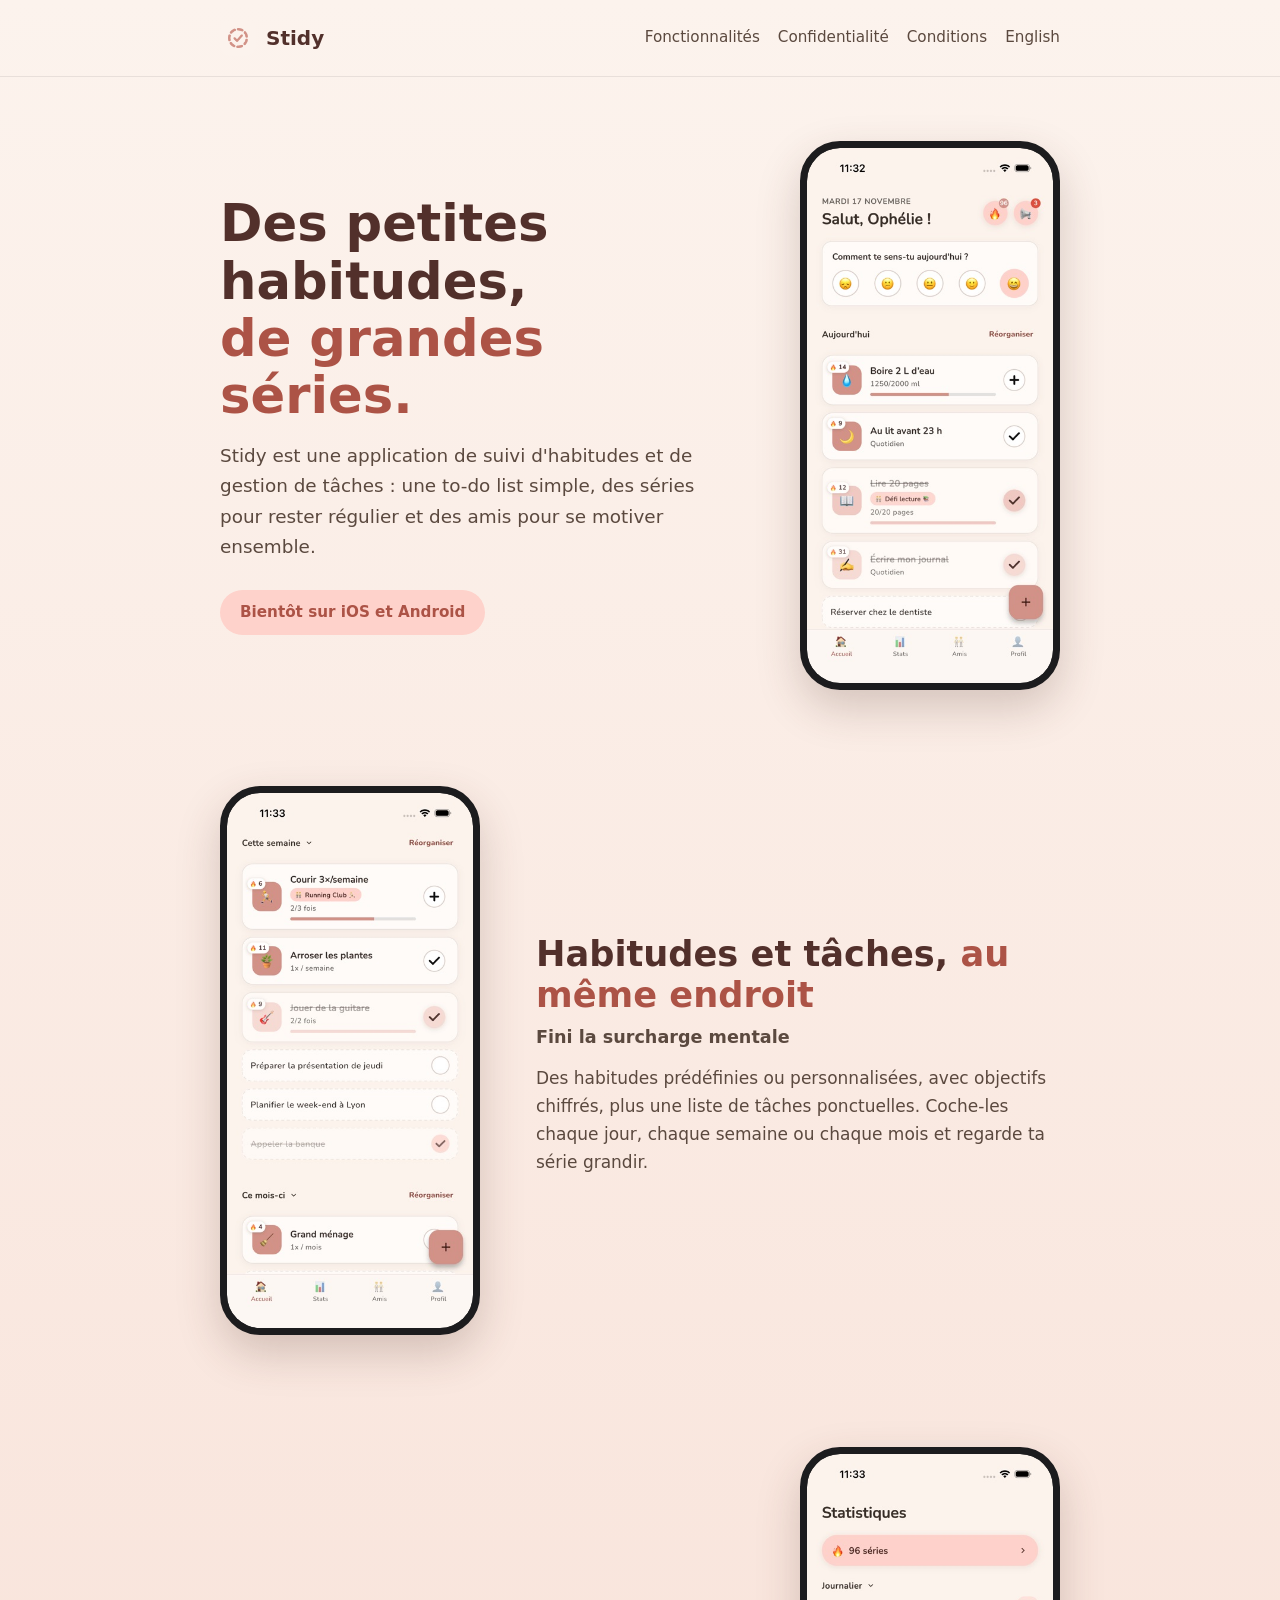
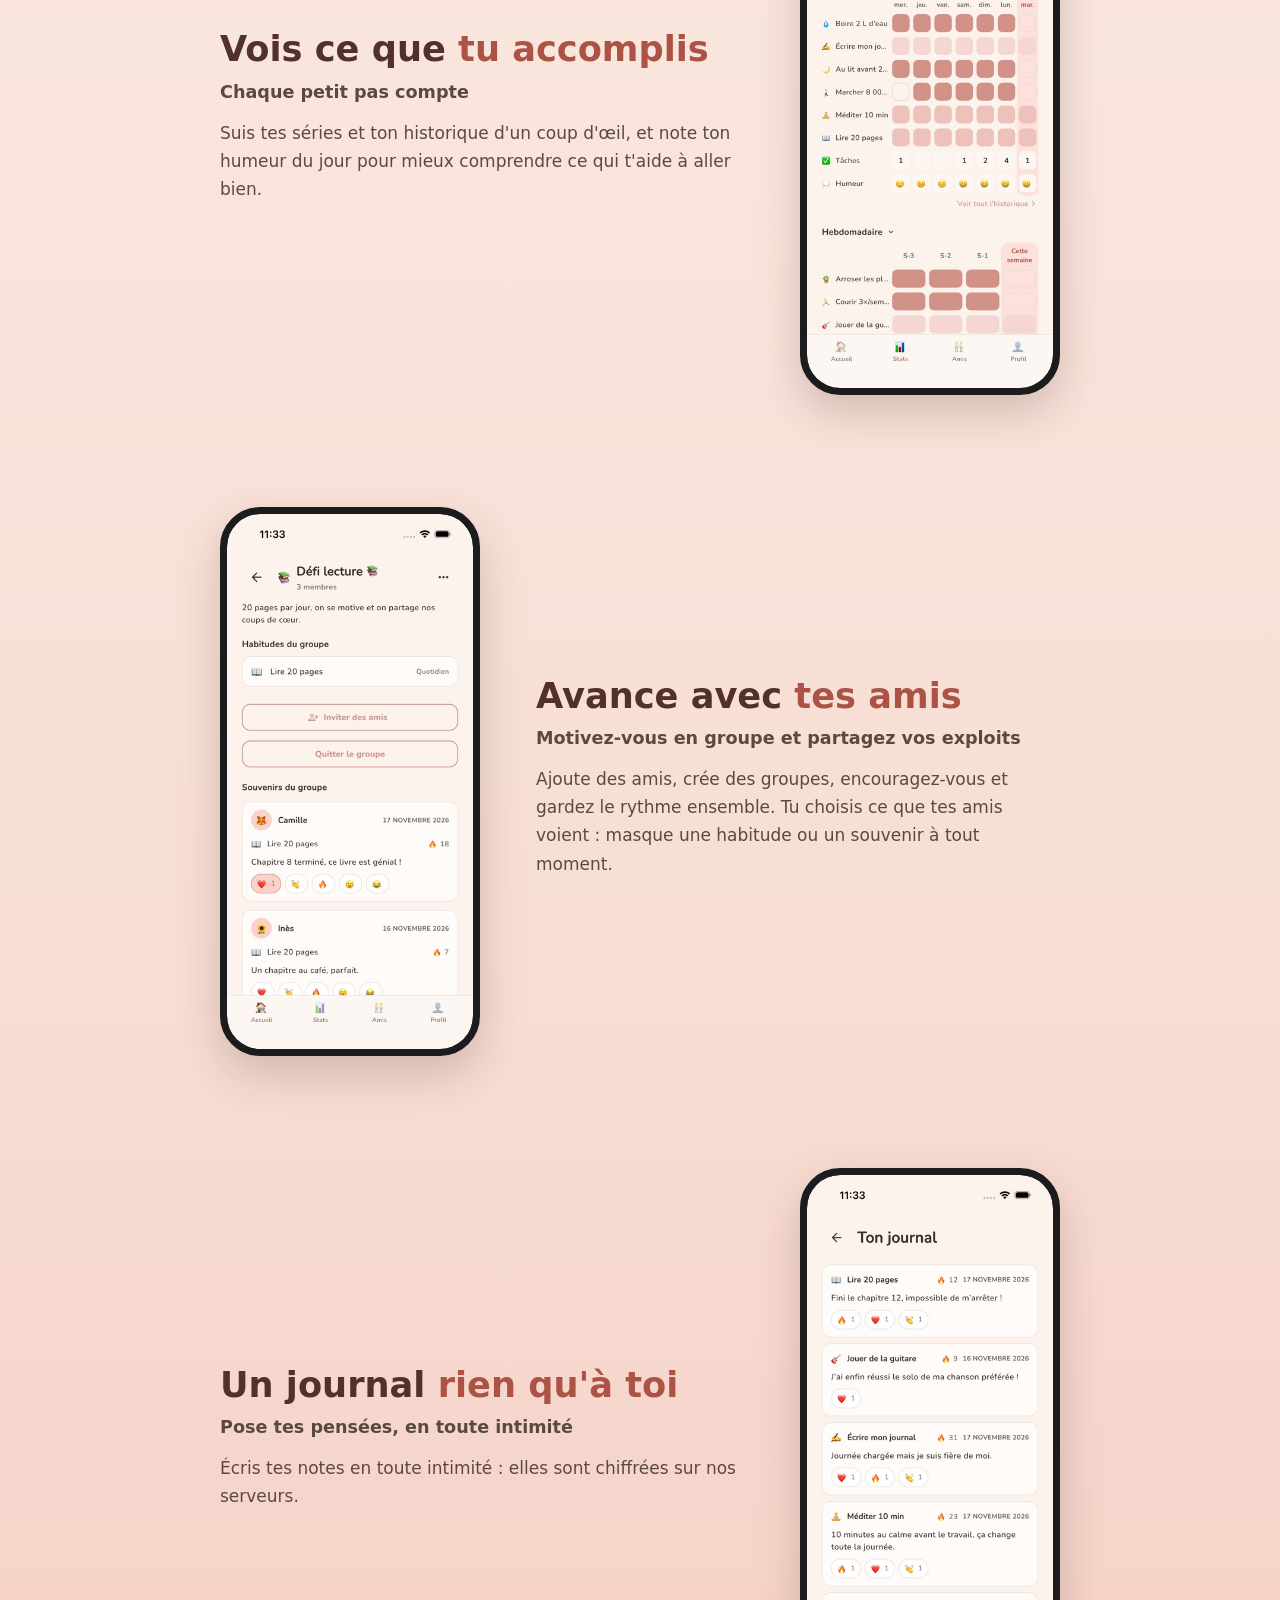
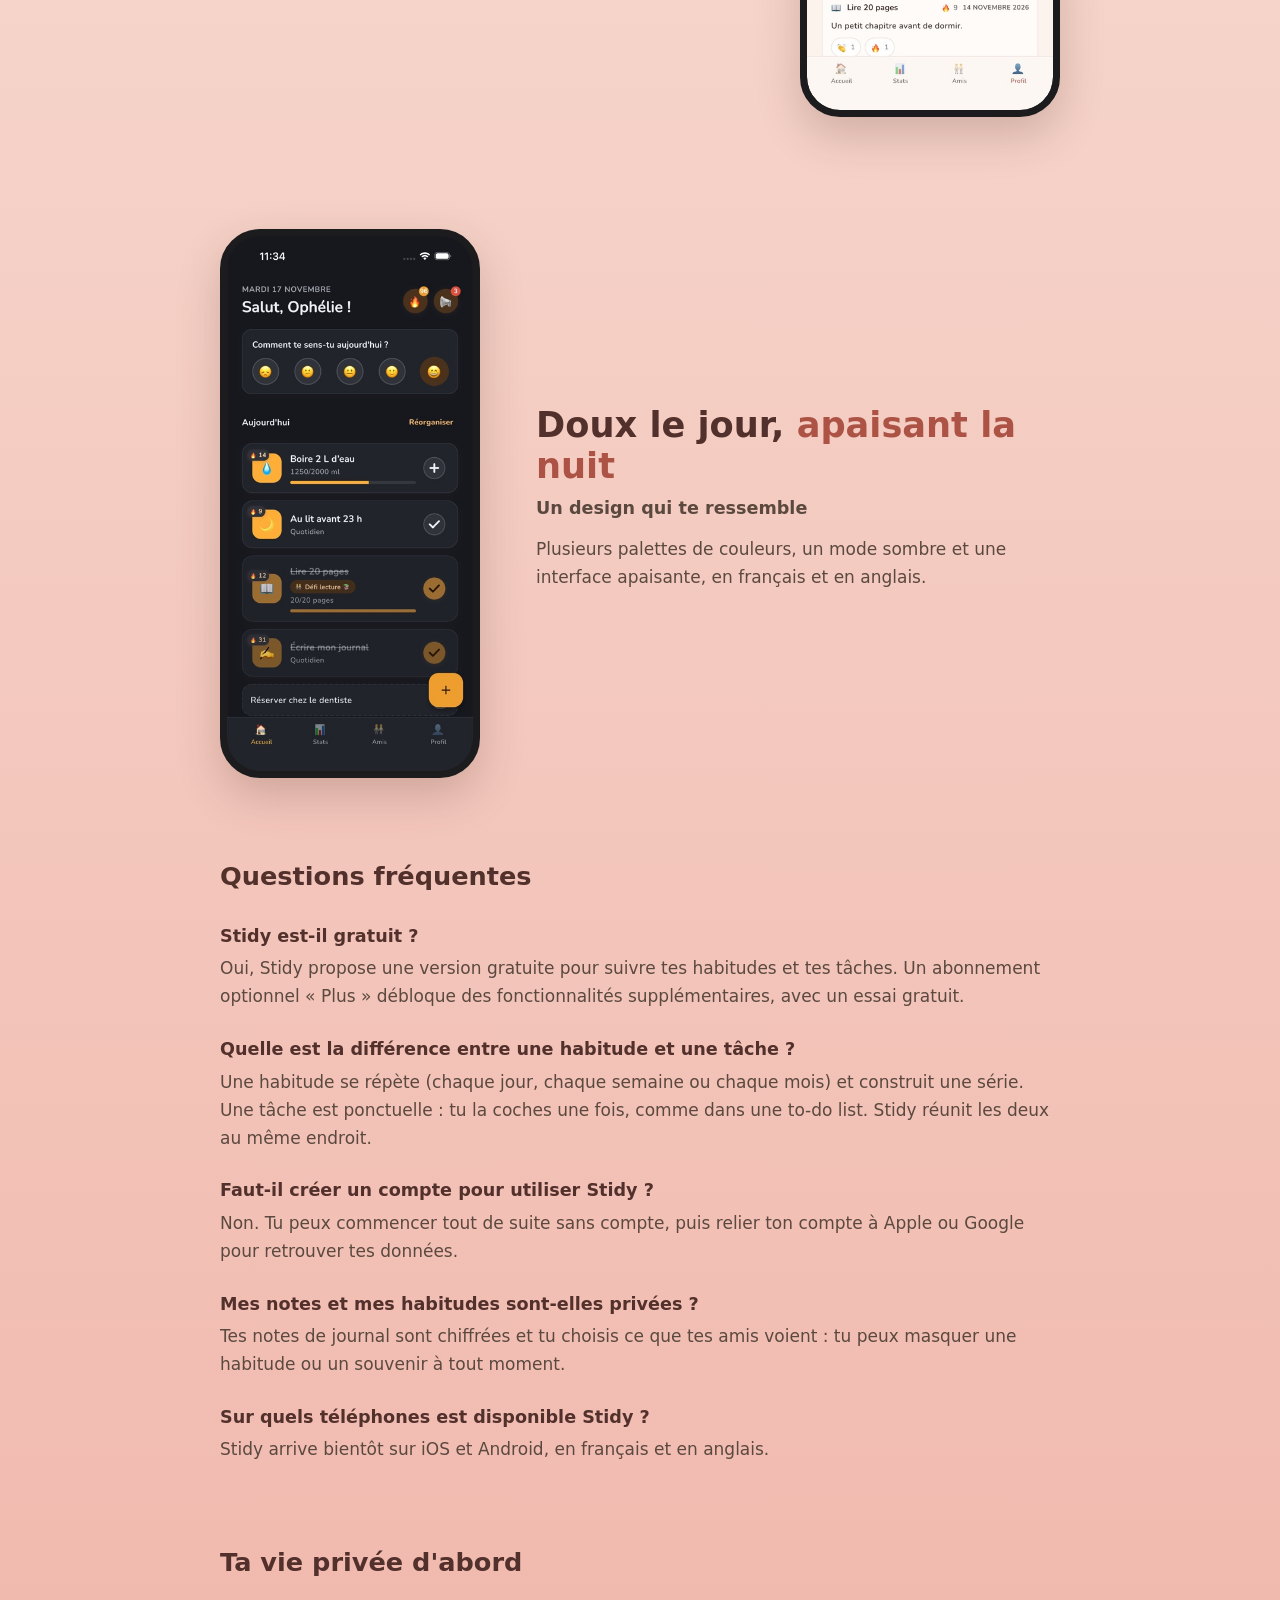
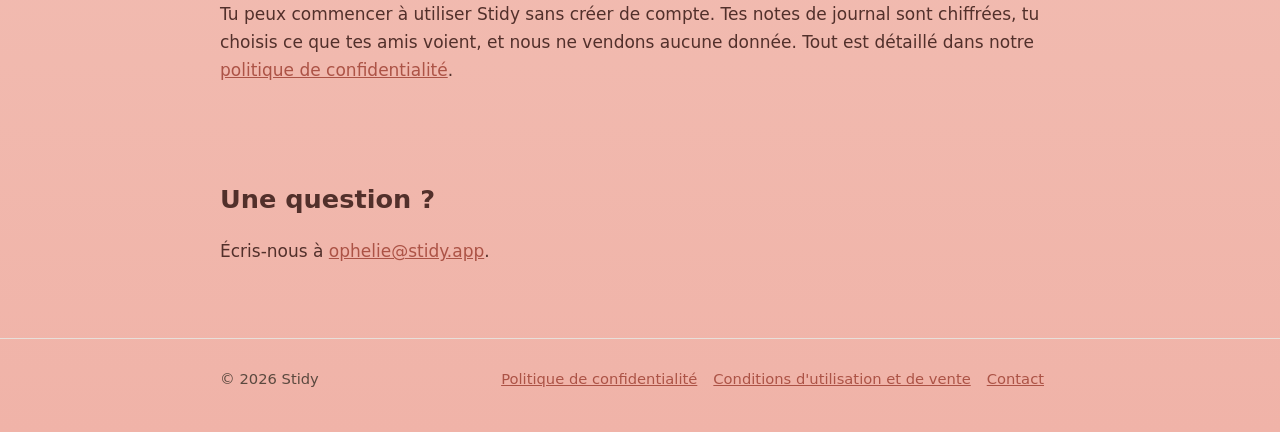
<file: index.html>
<!doctype html>
<html lang="fr">

<head>
  <meta charset="utf-8">
  <meta name="viewport" content="width=device-width, initial-scale=1">
  <title>Stidy – Application de suivi d'habitudes et to-do list avec séries</title>
  <meta name="description" content="Stidy est l'appli de suivi d'habitudes et de gestion de tâches (to-do list) : séries, humeur, journal privé et amis pour rester motivé. Gratuit, en français et anglais.">
  <link rel="canonical" href="https://stidy.app/">
  <link rel="alternate" hreflang="fr" href="https://stidy.app/">
  <link rel="alternate" hreflang="en" href="https://stidy.app/en/">
  <link rel="alternate" hreflang="x-default" href="https://stidy.app/">
  <meta property="og:type" content="website">
  <meta property="og:site_name" content="Stidy">
  <meta property="og:title" content="Stidy – Application de suivi d'habitudes et to-do list avec séries">
  <meta property="og:description" content="Stidy est l'appli de suivi d'habitudes et de gestion de tâches (to-do list) : séries, humeur, journal privé et amis pour rester motivé. Gratuit, en français et anglais.">
  <meta property="og:url" content="https://stidy.app/">
  <meta property="og:locale" content="fr_FR">
  <meta property="og:image" content="https://stidy.app/assets/og-fr.png">
  <meta property="og:image:width" content="1200">
  <meta property="og:image:height" content="630">
  <meta property="og:image:alt" content="Stidy : suivi d'habitudes et to-do list, aperçu de l'application">
  <meta name="twitter:card" content="summary_large_image">
  <meta name="twitter:image" content="https://stidy.app/assets/og-fr.png">
  <meta name="twitter:title" content="Stidy – Application de suivi d'habitudes et to-do list avec séries">
  <meta name="twitter:description" content="Stidy est l'appli de suivi d'habitudes et de gestion de tâches (to-do list) : séries, humeur, journal privé et amis pour rester motivé. Gratuit, en français et anglais.">
  <meta name="theme-color" content="#fcf3ed">
  <link rel="icon" href="assets/icon.png">
  <link rel="stylesheet" href="style.css">
  <script type="application/ld+json">{"@context": "https://schema.org", "@graph": [{"@type": "MobileApplication", "name": "Stidy", "url": "https://stidy.app/", "description": "Stidy est l'appli de suivi d'habitudes et de gestion de tâches (to-do list) : séries, humeur, journal privé et amis pour rester motivé. Gratuit, en français et anglais.", "applicationCategory": "LifestyleApplication", "operatingSystem": "iOS, Android", "inLanguage": ["fr", "en"], "image": "https://stidy.app/assets/icon.png", "offers": {"@type": "Offer", "price": "0", "priceCurrency": "EUR"}, "author": {"@type": "Person", "name": "Ophelie Baribaud"}}, {"@type": "FAQPage", "mainEntity": [{"@type": "Question", "name": "Stidy est-il gratuit ?", "acceptedAnswer": {"@type": "Answer", "text": "Oui, Stidy propose une version gratuite pour suivre tes habitudes et tes tâches. Un abonnement optionnel « Plus » débloque des fonctionnalités supplémentaires, avec un essai gratuit."}}, {"@type": "Question", "name": "Quelle est la différence entre une habitude et une tâche ?", "acceptedAnswer": {"@type": "Answer", "text": "Une habitude se répète (chaque jour, chaque semaine ou chaque mois) et construit une série. Une tâche est ponctuelle : tu la coches une fois, comme dans une to-do list. Stidy réunit les deux au même endroit."}}, {"@type": "Question", "name": "Faut-il créer un compte pour utiliser Stidy ?", "acceptedAnswer": {"@type": "Answer", "text": "Non. Tu peux commencer tout de suite sans compte, puis relier ton compte à Apple ou Google pour retrouver tes données."}}, {"@type": "Question", "name": "Mes notes et mes habitudes sont-elles privées ?", "acceptedAnswer": {"@type": "Answer", "text": "Tes notes de journal sont chiffrées et tu choisis ce que tes amis voient : tu peux masquer une habitude ou un souvenir à tout moment."}}, {"@type": "Question", "name": "Sur quels téléphones est disponible Stidy ?", "acceptedAnswer": {"@type": "Answer", "text": "Stidy arrive bientôt sur iOS et Android, en français et en anglais."}}]}]}</script>
  <script>document.documentElement.classList.add("js")</script>
</head>

<body>
  <header class="site">
    <div class="wrap">
      <a class="brand" href="./"><img src="assets/icon.png" alt="">Stidy</a>
      <button class="burger" type="button" aria-label="Menu" aria-expanded="false" aria-controls="nav"><span></span><span></span><span></span></button>
      <nav id="nav"><a href="#features">Fonctionnalités</a><a href="privacy.html">Confidentialité</a><a
          href="terms.html">Conditions</a><a href="en/">English</a></nav>
    </div>
  </header>

  <main>
    <section class="hero2 wrap">
      <div class="txt">
        <h1>Des petites habitudes,<br><em>de grandes séries.</em></h1>
        <p>Stidy est une application de suivi d'habitudes et de gestion de tâches : une to-do list simple, des séries pour rester régulier et des amis pour se motiver ensemble.</p>
        <span class="badge">Bientôt sur iOS et Android</span>
      </div>
      <div class="phone"><img src="assets/screens/s1.jpg" alt="Écran d'accueil Stidy" width="414" height="900"></div>
    </section>

    <div id="features">
    <section class="feature wrap">
      <div class="txt">
        <h2>Habitudes et tâches, <em>au même endroit</em></h2>
        <p class="sub">Fini la surcharge mentale</p>
        <p>Des habitudes prédéfinies ou personnalisées, avec objectifs chiffrés, plus une liste de tâches ponctuelles. Coche-les chaque jour, chaque semaine ou chaque mois et regarde ta série grandir.</p>
      </div>
      <div class="phone"><img src="assets/screens/s2.jpg" alt="Habitudes et tâches" width="414" height="900" loading="lazy"></div>
    </section>

    <section class="feature wrap">
      <div class="txt">
        <h2>Vois ce que <em>tu accomplis</em></h2>
        <p class="sub">Chaque petit pas compte</p>
        <p>Suis tes séries et ton historique d'un coup d'œil, et note ton humeur du jour pour mieux comprendre ce qui t'aide à aller bien.</p>
      </div>
      <div class="phone"><img src="assets/screens/s4.jpg" alt="Statistiques et séries" width="414" height="900" loading="lazy"></div>
    </section>

    <section class="feature wrap">
      <div class="txt">
        <h2>Avance avec <em>tes amis</em></h2>
        <p class="sub">Motivez-vous en groupe et partagez vos exploits</p>
        <p>Ajoute des amis, crée des groupes, encouragez-vous et gardez le rythme ensemble. Tu choisis ce que tes amis voient : masque une habitude ou un souvenir à tout moment.</p>
      </div>
      <div class="phone"><img src="assets/screens/s3.jpg" alt="Groupe d'amis" width="414" height="900" loading="lazy"></div>
    </section>

    <section class="feature wrap">
      <div class="txt">
        <h2>Un journal <em>rien qu'à toi</em></h2>
        <p class="sub">Pose tes pensées, en toute intimité</p>
        <p>Écris tes notes en toute intimité : elles sont chiffrées sur nos serveurs.</p>
      </div>
      <div class="phone"><img src="assets/screens/s5.jpg" alt="Journal privé" width="414" height="900" loading="lazy"></div>
    </section>

    <section class="feature wrap">
      <div class="txt">
        <h2>Doux le jour, <em>apaisant la nuit</em></h2>
        <p class="sub">Un design qui te ressemble</p>
        <p>Plusieurs palettes de couleurs, un mode sombre et une interface apaisante, en français et en anglais.</p>
      </div>
      <div class="phone"><img src="assets/screens/s6.jpg" alt="Mode sombre" width="414" height="900" loading="lazy"></div>
    </section>

    </div>

    <div class="wrap">
    <section class="block faq">
      <h2>Questions fréquentes</h2>
      <h3>Stidy est-il gratuit ?</h3>
      <p>Oui, Stidy propose une version gratuite pour suivre tes habitudes et tes tâches. Un abonnement optionnel « Plus » débloque des fonctionnalités supplémentaires, avec un essai gratuit.</p>
      <h3>Quelle est la différence entre une habitude et une tâche ?</h3>
      <p>Une habitude se répète (chaque jour, chaque semaine ou chaque mois) et construit une série. Une tâche est ponctuelle : tu la coches une fois, comme dans une to-do list. Stidy réunit les deux au même endroit.</p>
      <h3>Faut-il créer un compte pour utiliser Stidy ?</h3>
      <p>Non. Tu peux commencer tout de suite sans compte, puis relier ton compte à Apple ou Google pour retrouver tes données.</p>
      <h3>Mes notes et mes habitudes sont-elles privées ?</h3>
      <p>Tes notes de journal sont chiffrées et tu choisis ce que tes amis voient : tu peux masquer une habitude ou un souvenir à tout moment.</p>
      <h3>Sur quels téléphones est disponible Stidy ?</h3>
      <p>Stidy arrive bientôt sur iOS et Android, en français et en anglais.</p>
    </section>

    <section class="block">
      <h2>Ta vie privée d'abord</h2>
      <p>Tu peux commencer à utiliser Stidy sans créer de compte. Tes notes de journal sont chiffrées, tu choisis ce que tes amis voient, et nous ne vendons aucune donnée. Tout est détaillé dans notre <a
          href="privacy.html">politique de confidentialité</a>.</p>
    </section>

    <section class="block">
      <h2>Une question ?</h2>
      <p>Écris-nous à <a href="mailto:ophelie@stidy.app">ophelie@stidy.app</a>.</p>
    </section>
    </div>
  </main>

  <footer class="site">
    <div class="wrap">
      <span>© 2026 Stidy</span>
      <span><a href="privacy.html">Politique de confidentialité</a><a href="terms.html">Conditions d'utilisation et de
          vente</a><a href="mailto:ophelie@stidy.app">Contact</a></span>
    </div>
  </footer>
  <script>
    (function () {
      var b = document.querySelector(".burger"), n = document.getElementById("nav");
      if (!b || !n) return;
      function set(open) { n.classList.toggle("open", open); b.setAttribute("aria-expanded", open); }
      b.addEventListener("click", function () { set(!n.classList.contains("open")); });
      n.addEventListener("click", function (e) { if (e.target.tagName === "A") set(false); });
      document.addEventListener("keydown", function (e) { if (e.key === "Escape") set(false); });
    })();
  </script>
  <script>
    (function () {
      var items = [];
      function add(el, cls) { if (el) { el.classList.add(cls); items.push(el); } }
      var hero = document.querySelector(".hero2");
      if (hero) { add(hero.querySelector(".txt"), "reveal-l"); add(hero.querySelector(".phone"), "reveal-r"); }
      document.querySelectorAll(".feature").forEach(function (f, i) {
        var phoneLeft = i % 2 === 0;
        add(f.querySelector(".phone"), phoneLeft ? "reveal-l" : "reveal-r");
        add(f.querySelector(".txt"), phoneLeft ? "reveal-r" : "reveal-l");
      });
      if (!("IntersectionObserver" in window)) { items.forEach(function (el) { el.classList.add("in"); }); return; }
      var io = new IntersectionObserver(function (entries) {
        entries.forEach(function (e) { if (e.isIntersecting) { e.target.classList.add("in"); io.unobserve(e.target); } });
      }, { threshold: 0.15 });
      items.forEach(function (el) { io.observe(el); });
    })();
  </script>
</body>

</html>
</file>
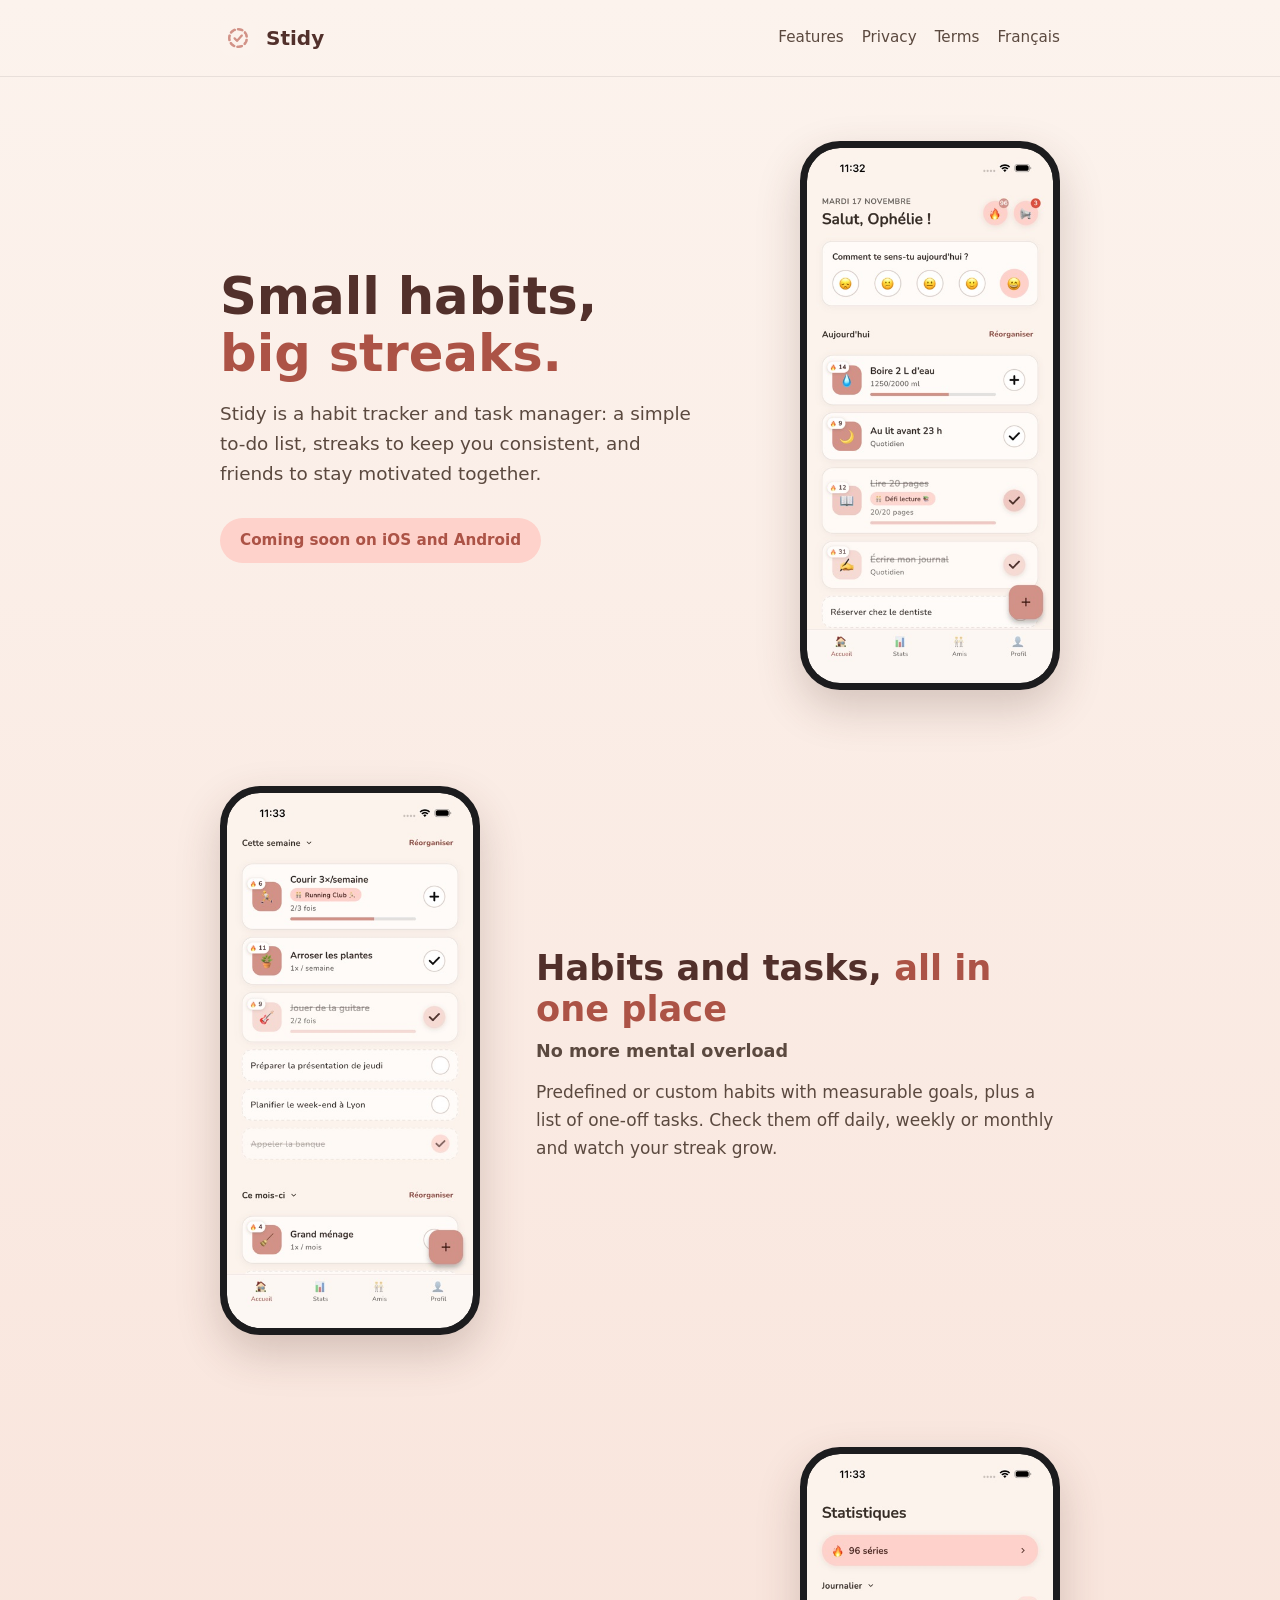
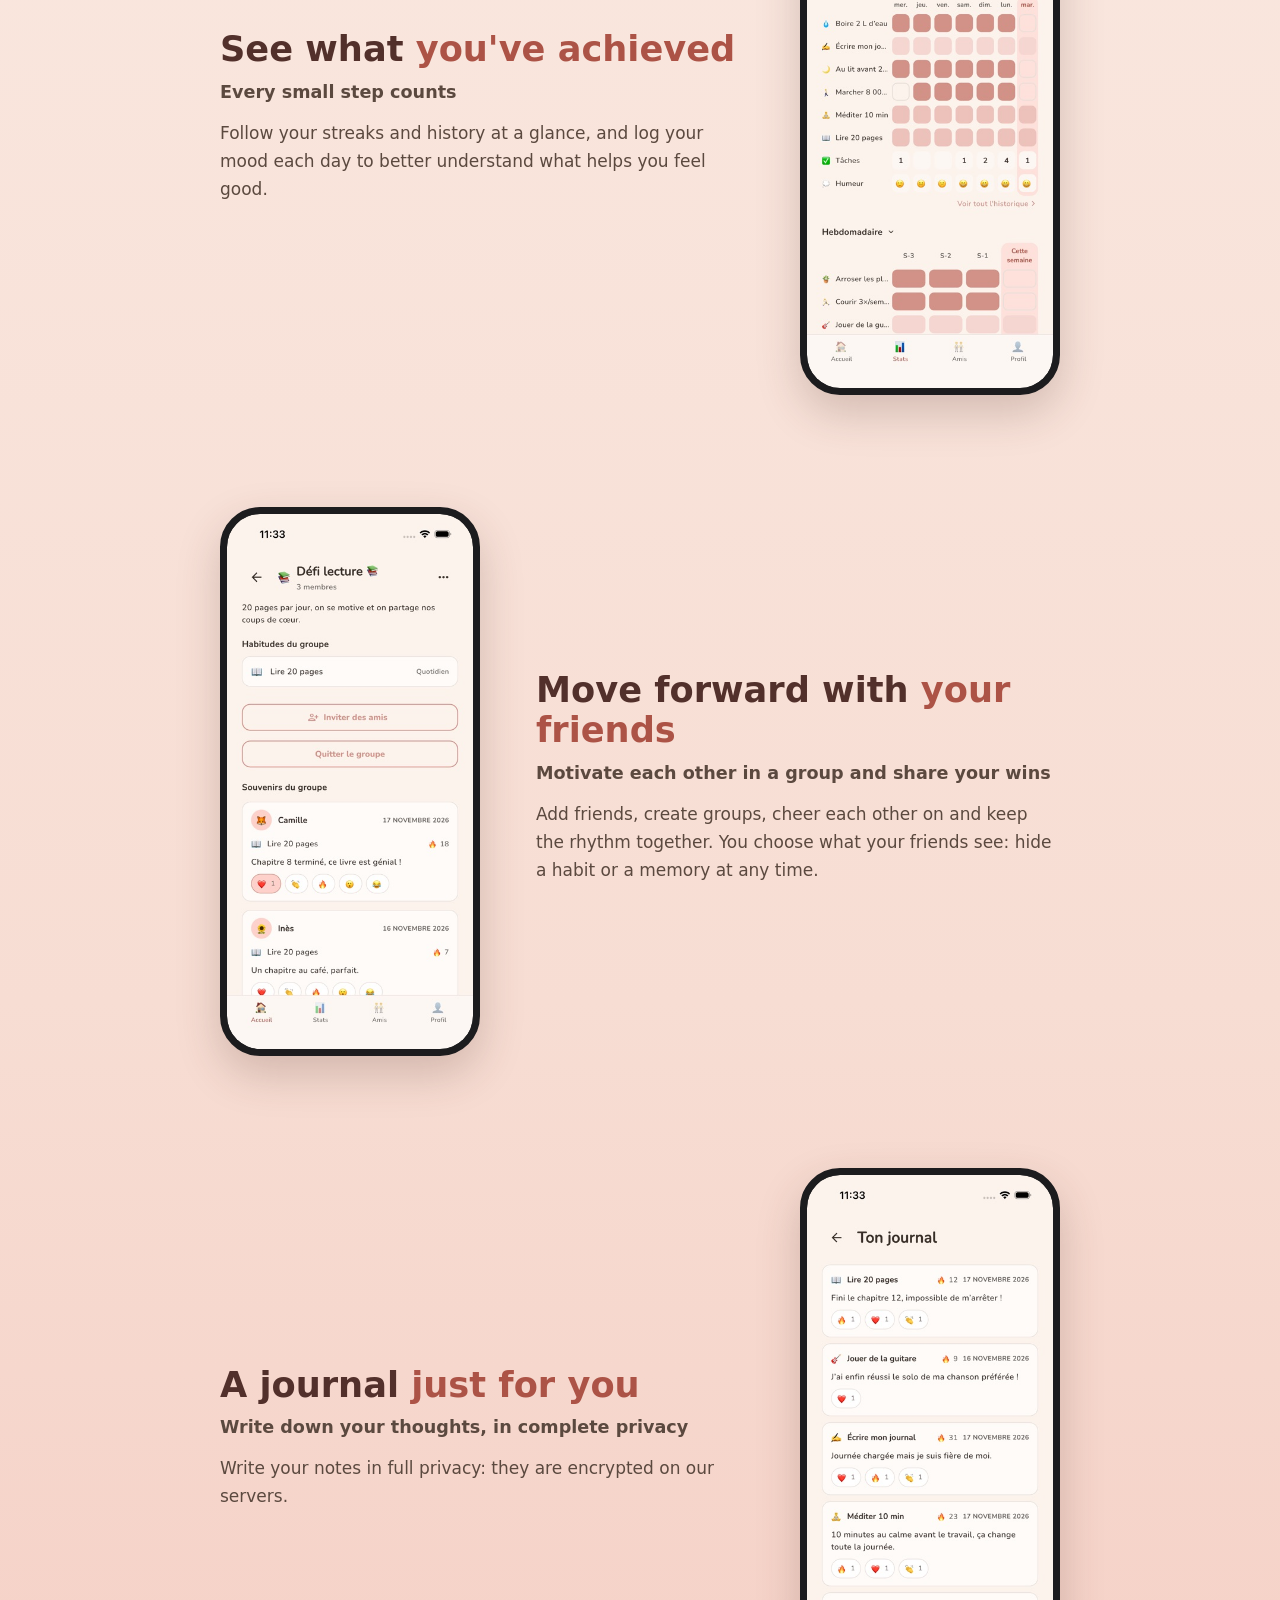
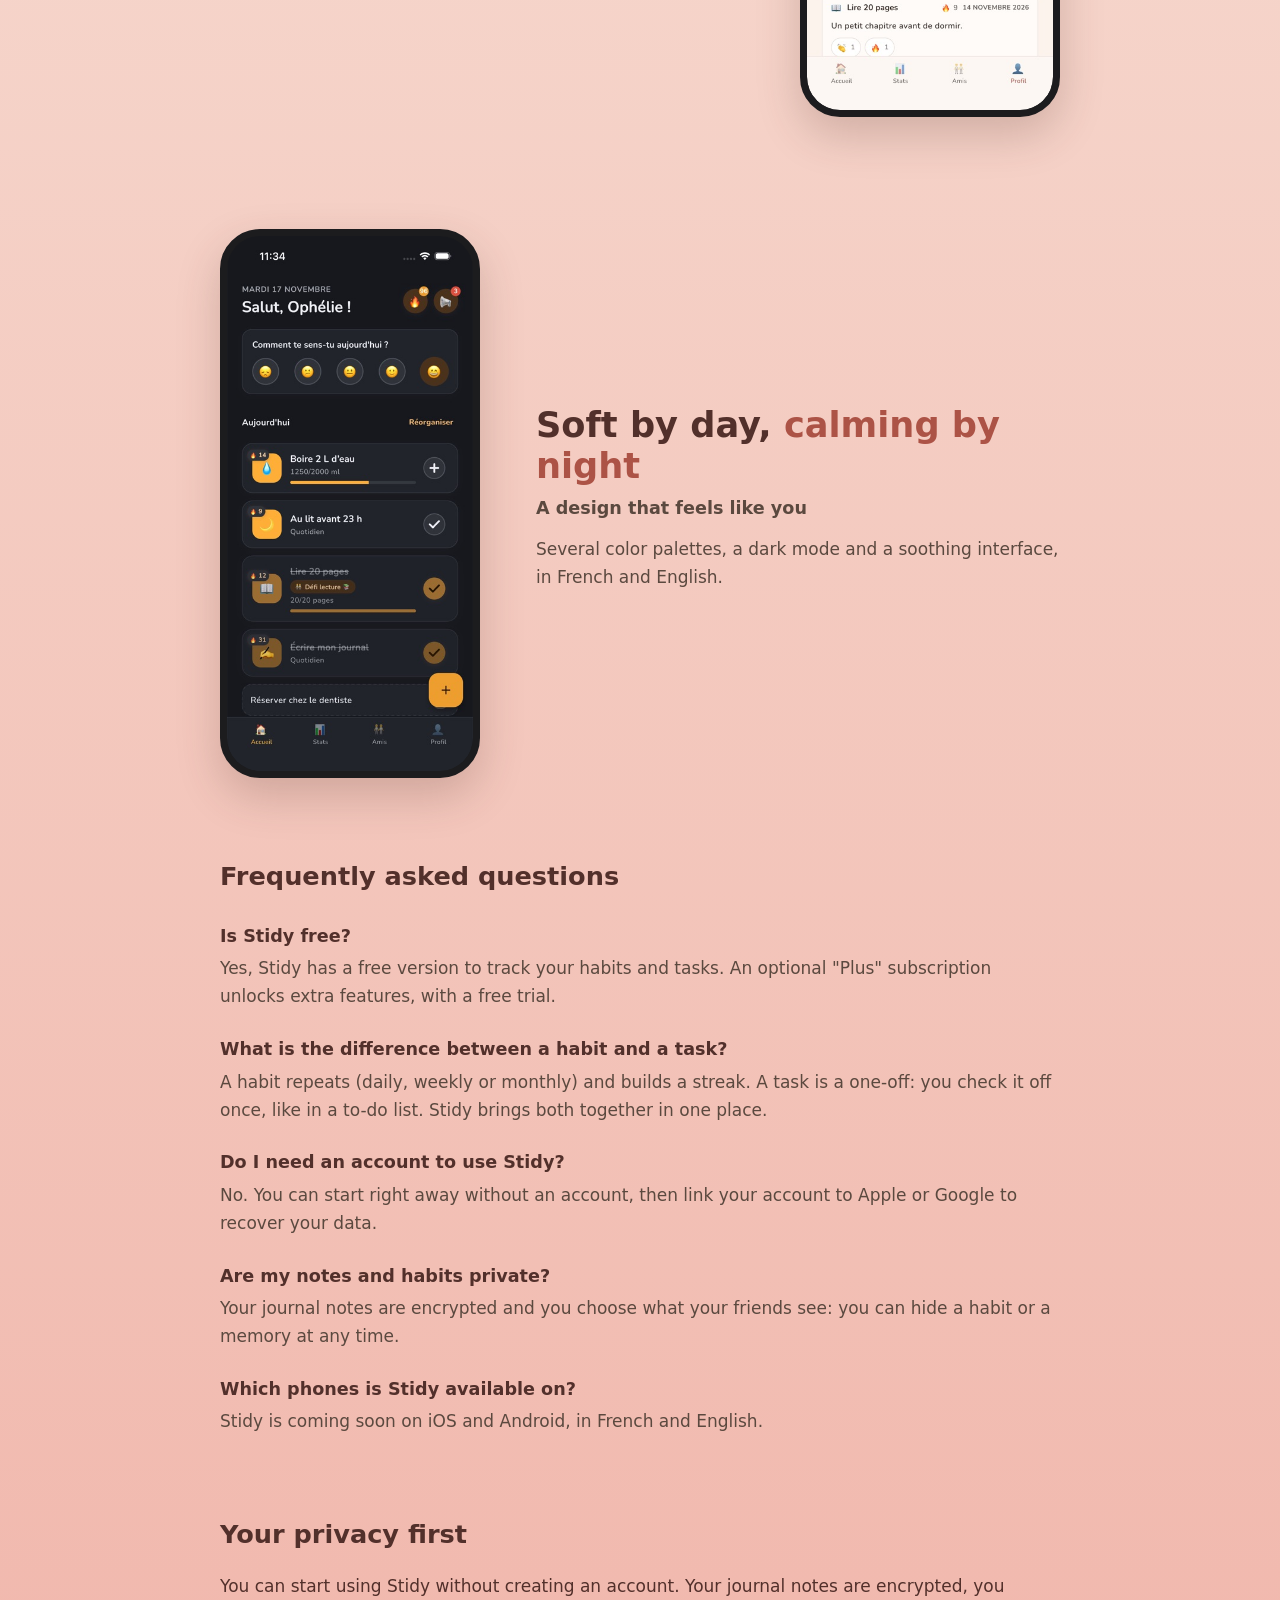
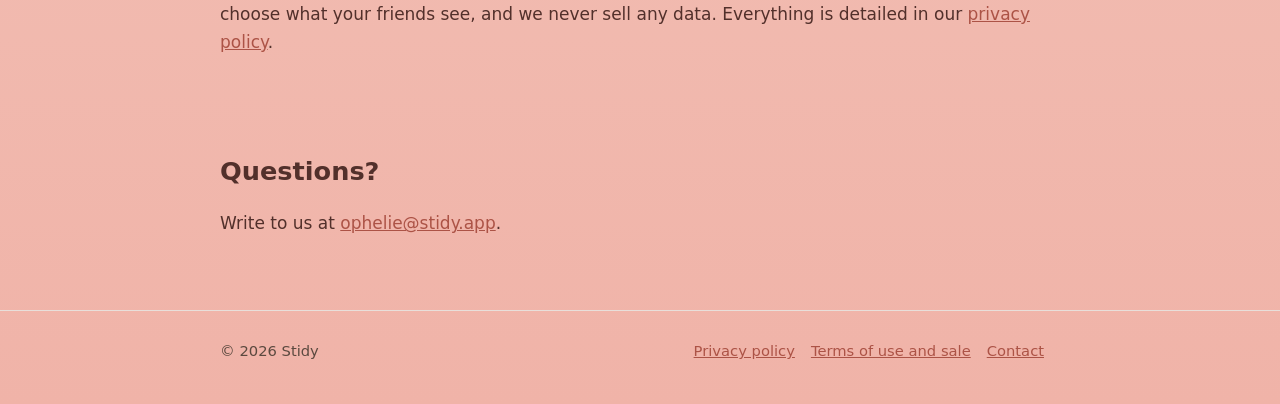
<file: en/index.html>
<!doctype html>
<html lang="en">

<head>
  <meta charset="utf-8">
  <meta name="viewport" content="width=device-width, initial-scale=1">
  <title>Stidy – Habit Tracker & To-Do List App with Streaks</title>
  <meta name="description" content="Stidy is a habit tracker and to-do list app: build streaks, log your mood, keep a private journal and stay motivated with friends. Free, in English and French.">
  <link rel="canonical" href="https://stidy.app/en/">
  <link rel="alternate" hreflang="fr" href="https://stidy.app/">
  <link rel="alternate" hreflang="en" href="https://stidy.app/en/">
  <link rel="alternate" hreflang="x-default" href="https://stidy.app/">
  <meta property="og:type" content="website">
  <meta property="og:site_name" content="Stidy">
  <meta property="og:title" content="Stidy – Habit Tracker & To-Do List App with Streaks">
  <meta property="og:description" content="Stidy is a habit tracker and to-do list app: build streaks, log your mood, keep a private journal and stay motivated with friends. Free, in English and French.">
  <meta property="og:url" content="https://stidy.app/en/">
  <meta property="og:locale" content="en_US">
  <meta property="og:image" content="https://stidy.app/assets/og-en.png">
  <meta property="og:image:width" content="1200">
  <meta property="og:image:height" content="630">
  <meta property="og:image:alt" content="Stidy: habit tracker and to-do list, app preview">
  <meta name="twitter:card" content="summary_large_image">
  <meta name="twitter:image" content="https://stidy.app/assets/og-en.png">
  <meta name="twitter:title" content="Stidy – Habit Tracker & To-Do List App with Streaks">
  <meta name="twitter:description" content="Stidy is a habit tracker and to-do list app: build streaks, log your mood, keep a private journal and stay motivated with friends. Free, in English and French.">
  <meta name="theme-color" content="#fcf3ed">
  <link rel="icon" href="../assets/icon.png">
  <link rel="stylesheet" href="../style.css">
  <script type="application/ld+json">{"@context": "https://schema.org", "@graph": [{"@type": "MobileApplication", "name": "Stidy", "url": "https://stidy.app/en/", "description": "Stidy is a habit tracker and to-do list app: build streaks, log your mood, keep a private journal and stay motivated with friends. Free, in English and French.", "applicationCategory": "LifestyleApplication", "operatingSystem": "iOS, Android", "inLanguage": ["fr", "en"], "image": "https://stidy.app/assets/icon.png", "offers": {"@type": "Offer", "price": "0", "priceCurrency": "EUR"}, "author": {"@type": "Person", "name": "Ophelie Baribaud"}}, {"@type": "FAQPage", "mainEntity": [{"@type": "Question", "name": "Is Stidy free?", "acceptedAnswer": {"@type": "Answer", "text": "Yes, Stidy has a free version to track your habits and tasks. An optional \"Plus\" subscription unlocks extra features, with a free trial."}}, {"@type": "Question", "name": "What is the difference between a habit and a task?", "acceptedAnswer": {"@type": "Answer", "text": "A habit repeats (daily, weekly or monthly) and builds a streak. A task is a one-off: you check it off once, like in a to-do list. Stidy brings both together in one place."}}, {"@type": "Question", "name": "Do I need an account to use Stidy?", "acceptedAnswer": {"@type": "Answer", "text": "No. You can start right away without an account, then link your account to Apple or Google to recover your data."}}, {"@type": "Question", "name": "Are my notes and habits private?", "acceptedAnswer": {"@type": "Answer", "text": "Your journal notes are encrypted and you choose what your friends see: you can hide a habit or a memory at any time."}}, {"@type": "Question", "name": "Which phones is Stidy available on?", "acceptedAnswer": {"@type": "Answer", "text": "Stidy is coming soon on iOS and Android, in French and English."}}]}]}</script>
  <script>document.documentElement.classList.add("js")</script>
</head>

<body>
  <header class="site">
    <div class="wrap">
      <a class="brand" href="./"><img src="../assets/icon.png" alt="">Stidy</a>
      <button class="burger" type="button" aria-label="Menu" aria-expanded="false" aria-controls="nav"><span></span><span></span><span></span></button>
      <nav id="nav"><a href="#features">Features</a><a href="privacy.html">Privacy</a><a href="terms.html">Terms</a><a
          href="../">Français</a></nav>
    </div>
  </header>

  <main>
    <section class="hero2 wrap">
      <div class="txt">
        <h1>Small habits,<br><em>big streaks.</em></h1>
        <p>Stidy is a habit tracker and task manager: a simple to-do list, streaks to keep you consistent, and friends to stay motivated together.</p>
        <span class="badge">Coming soon on iOS and Android</span>
      </div>
      <div class="phone"><img src="../assets/screens/s1.jpg" alt="Stidy home screen" width="414" height="900"></div>
    </section>

    <div id="features">
    <section class="feature wrap">
      <div class="txt">
        <h2>Habits and tasks, <em>all in one place</em></h2>
        <p class="sub">No more mental overload</p>
        <p>Predefined or custom habits with measurable goals, plus a list of one-off tasks. Check them off daily, weekly or monthly and watch your streak grow.</p>
      </div>
      <div class="phone"><img src="../assets/screens/s2.jpg" alt="Habits and tasks" width="414" height="900" loading="lazy"></div>
    </section>

    <section class="feature wrap">
      <div class="txt">
        <h2>See what <em>you've achieved</em></h2>
        <p class="sub">Every small step counts</p>
        <p>Follow your streaks and history at a glance, and log your mood each day to better understand what helps you feel good.</p>
      </div>
      <div class="phone"><img src="../assets/screens/s4.jpg" alt="Stats and streaks" width="414" height="900" loading="lazy"></div>
    </section>

    <section class="feature wrap">
      <div class="txt">
        <h2>Move forward with <em>your friends</em></h2>
        <p class="sub">Motivate each other in a group and share your wins</p>
        <p>Add friends, create groups, cheer each other on and keep the rhythm together. You choose what your friends see: hide a habit or a memory at any time.</p>
      </div>
      <div class="phone"><img src="../assets/screens/s3.jpg" alt="Friends group" width="414" height="900" loading="lazy"></div>
    </section>

    <section class="feature wrap">
      <div class="txt">
        <h2>A journal <em>just for you</em></h2>
        <p class="sub">Write down your thoughts, in complete privacy</p>
        <p>Write your notes in full privacy: they are encrypted on our servers.</p>
      </div>
      <div class="phone"><img src="../assets/screens/s5.jpg" alt="Private journal" width="414" height="900" loading="lazy"></div>
    </section>

    <section class="feature wrap">
      <div class="txt">
        <h2>Soft by day, <em>calming by night</em></h2>
        <p class="sub">A design that feels like you</p>
        <p>Several color palettes, a dark mode and a soothing interface, in French and English.</p>
      </div>
      <div class="phone"><img src="../assets/screens/s6.jpg" alt="Dark mode" width="414" height="900" loading="lazy"></div>
    </section>

    </div>

    <div class="wrap">
    <section class="block faq">
      <h2>Frequently asked questions</h2>
      <h3>Is Stidy free?</h3>
      <p>Yes, Stidy has a free version to track your habits and tasks. An optional "Plus" subscription unlocks extra features, with a free trial.</p>
      <h3>What is the difference between a habit and a task?</h3>
      <p>A habit repeats (daily, weekly or monthly) and builds a streak. A task is a one-off: you check it off once, like in a to-do list. Stidy brings both together in one place.</p>
      <h3>Do I need an account to use Stidy?</h3>
      <p>No. You can start right away without an account, then link your account to Apple or Google to recover your data.</p>
      <h3>Are my notes and habits private?</h3>
      <p>Your journal notes are encrypted and you choose what your friends see: you can hide a habit or a memory at any time.</p>
      <h3>Which phones is Stidy available on?</h3>
      <p>Stidy is coming soon on iOS and Android, in French and English.</p>
    </section>

    <section class="block">
      <h2>Your privacy first</h2>
      <p>You can start using Stidy without creating an account. Your journal notes are encrypted, you choose what your friends see, and we never sell any data. Everything is detailed in our <a
          href="privacy.html">privacy policy</a>.</p>
    </section>

    <section class="block">
      <h2>Questions?</h2>
      <p>Write to us at <a href="mailto:ophelie@stidy.app">ophelie@stidy.app</a>.</p>
    </section>
    </div>
  </main>

  <footer class="site">
    <div class="wrap">
      <span>© 2026 Stidy</span>
      <span><a href="privacy.html">Privacy policy</a><a href="terms.html">Terms of use and sale</a><a
          href="mailto:ophelie@stidy.app">Contact</a></span>
    </div>
  </footer>
  <script>
    (function () {
      var b = document.querySelector(".burger"), n = document.getElementById("nav");
      if (!b || !n) return;
      function set(open) { n.classList.toggle("open", open); b.setAttribute("aria-expanded", open); }
      b.addEventListener("click", function () { set(!n.classList.contains("open")); });
      n.addEventListener("click", function (e) { if (e.target.tagName === "A") set(false); });
      document.addEventListener("keydown", function (e) { if (e.key === "Escape") set(false); });
    })();
  </script>
  <script>
    (function () {
      var items = [];
      function add(el, cls) { if (el) { el.classList.add(cls); items.push(el); } }
      var hero = document.querySelector(".hero2");
      if (hero) { add(hero.querySelector(".txt"), "reveal-l"); add(hero.querySelector(".phone"), "reveal-r"); }
      document.querySelectorAll(".feature").forEach(function (f, i) {
        var phoneLeft = i % 2 === 0;
        add(f.querySelector(".phone"), phoneLeft ? "reveal-l" : "reveal-r");
        add(f.querySelector(".txt"), phoneLeft ? "reveal-r" : "reveal-l");
      });
      if (!("IntersectionObserver" in window)) { items.forEach(function (el) { el.classList.add("in"); }); return; }
      var io = new IntersectionObserver(function (entries) {
        entries.forEach(function (e) { if (e.isIntersecting) { e.target.classList.add("in"); io.unobserve(e.target); } });
      }, { threshold: 0.15 });
      items.forEach(function (el) { io.observe(el); });
    })();
  </script>
</body>

</html>
</file>
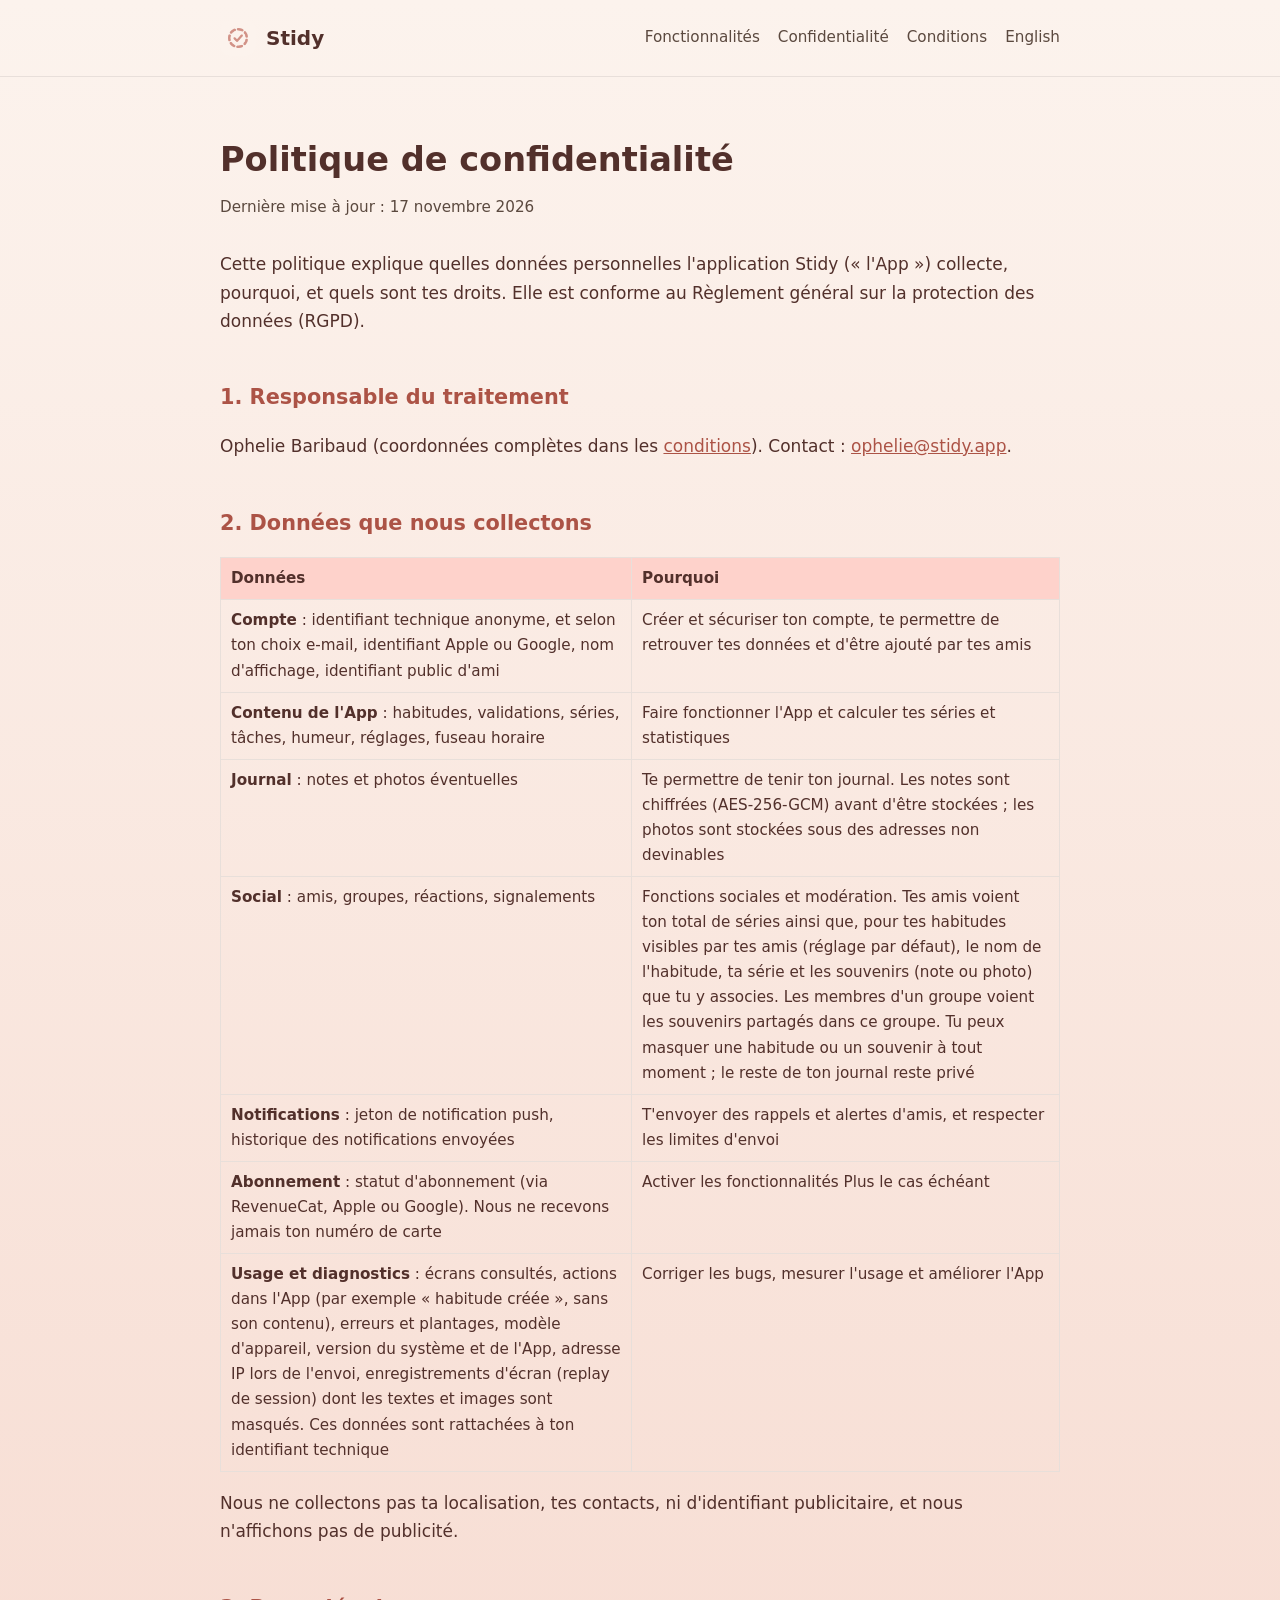
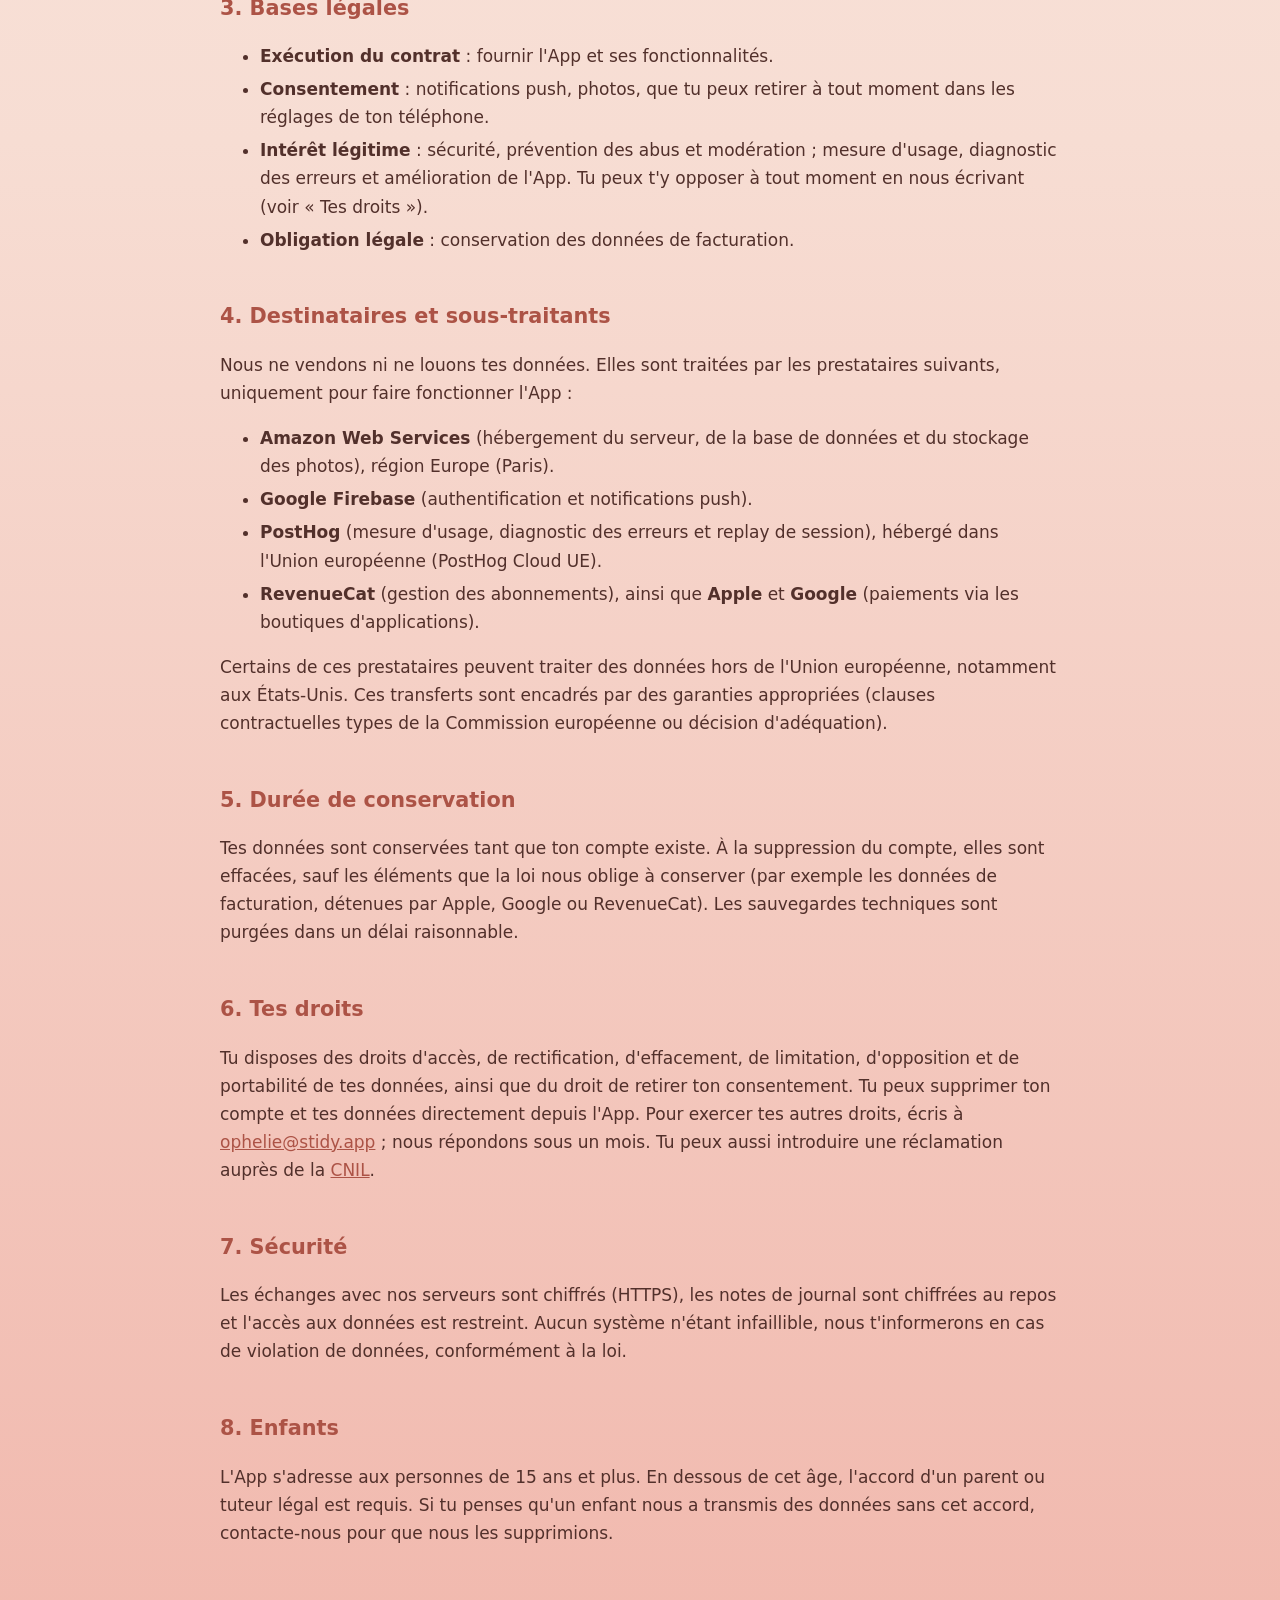
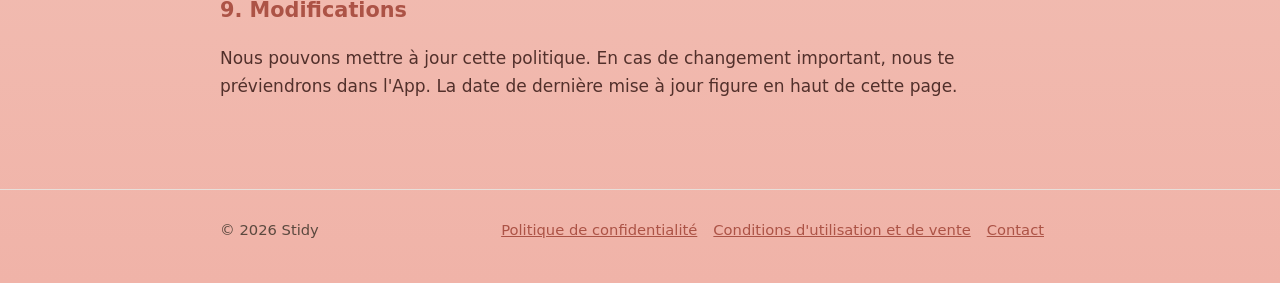
<file: privacy.html>
<!doctype html>
<html lang="fr">

<head>
  <meta charset="utf-8">
  <meta name="viewport" content="width=device-width, initial-scale=1">
  <title>Politique de confidentialité – Stidy</title>
  <meta name="robots" content="noindex, follow">
  <meta name="description" content="Politique de confidentialité de l'application Stidy : données collectées, finalités, sous-traitants et tes droits RGPD.">
  <link rel="canonical" href="https://stidy.app/privacy.html">
  <link rel="alternate" hreflang="fr" href="https://stidy.app/privacy.html">
  <link rel="alternate" hreflang="en" href="https://stidy.app/en/privacy.html">
  <link rel="alternate" hreflang="x-default" href="https://stidy.app/privacy.html">
  <link rel="icon" href="assets/icon.png">
  <link rel="stylesheet" href="style.css">
  <script>document.documentElement.classList.add("js")</script>
</head>

<body>
  <header class="site">
    <div class="wrap">
      <a class="brand" href="./"><img src="assets/icon.png" alt="">Stidy</a>
      <button class="burger" type="button" aria-label="Menu" aria-expanded="false" aria-controls="nav"><span></span><span></span><span></span></button>
      <nav id="nav"><a href="./#features">Fonctionnalités</a><a href="privacy.html">Confidentialité</a><a href="terms.html">Conditions</a><a
          href="en/privacy.html">English</a></nav>
    </div>
  </header>
  <main class="wrap doc">
    <h1>Politique de confidentialité</h1>
    <p class="meta">Dernière mise à jour : 17 novembre 2026</p>

    <p>Cette politique explique quelles données personnelles l'application Stidy (« l'App ») collecte, pourquoi, et
      quels sont tes droits. Elle est conforme au Règlement général sur la protection des données (RGPD).</p>

    <h2>1. Responsable du traitement</h2>
    <p>Ophelie Baribaud (coordonnées complètes dans les <a href="terms.html">conditions</a>). Contact : <a
        href="mailto:ophelie@stidy.app">ophelie@stidy.app</a>.</p>

    <h2>2. Données que nous collectons</h2>
    <table>
      <tr>
        <th>Données</th>
        <th>Pourquoi</th>
      </tr>
      <tr>
        <td><b>Compte</b> : identifiant technique anonyme, et selon ton choix e-mail, identifiant Apple ou Google, nom
          d'affichage, identifiant public d'ami</td>
        <td>Créer et sécuriser ton compte, te permettre de retrouver tes données et d'être ajouté par tes amis</td>
      </tr>
      <tr>
        <td><b>Contenu de l'App</b> : habitudes, validations, séries, tâches, humeur, réglages, fuseau horaire</td>
        <td>Faire fonctionner l'App et calculer tes séries et statistiques</td>
      </tr>
      <tr>
        <td><b>Journal</b> : notes et photos éventuelles</td>
        <td>Te permettre de tenir ton journal. Les notes sont chiffrées (AES-256-GCM) avant d'être stockées ; les photos sont stockées sous des adresses non devinables</td>
      </tr>
      <tr>
        <td><b>Social</b> : amis, groupes, réactions, signalements</td>
        <td>Fonctions sociales et modération. Tes amis voient ton total de séries ainsi que, pour tes habitudes visibles
          par tes amis (réglage par défaut), le nom de l'habitude, ta série et les souvenirs (note ou photo) que tu y
          associes. Les membres d'un groupe voient les souvenirs partagés dans ce groupe. Tu peux masquer une habitude
          ou un souvenir à tout moment ; le reste de ton journal reste privé</td>
      </tr>
      <tr>
        <td><b>Notifications</b> : jeton de notification push, historique des notifications envoyées</td>
        <td>T'envoyer des rappels et alertes d'amis, et respecter les limites d'envoi</td>
      </tr>
      <tr>
        <td><b>Abonnement</b> : statut d'abonnement (via RevenueCat, Apple ou Google). Nous ne recevons jamais ton
          numéro de carte</td>
        <td>Activer les fonctionnalités Plus le cas échéant</td>
      </tr>
      <tr>
        <td><b>Usage et diagnostics</b> : écrans consultés, actions dans l'App (par exemple « habitude créée », sans
          son contenu), erreurs et plantages, modèle d'appareil, version du système et de l'App, adresse IP lors de
          l'envoi, enregistrements d'écran (replay de session) dont les textes et images sont masqués. Ces données sont
          rattachées à ton identifiant technique</td>
        <td>Corriger les bugs, mesurer l'usage et améliorer l'App</td>
      </tr>
    </table>
    <p>Nous ne collectons pas ta localisation, tes contacts, ni d'identifiant publicitaire, et nous n'affichons pas de
      publicité.</p>

    <h2>3. Bases légales</h2>
    <ul>
      <li><b>Exécution du contrat</b> : fournir l'App et ses fonctionnalités.</li>
      <li><b>Consentement</b> : notifications push, photos, que tu peux retirer à tout moment dans les réglages de ton
        téléphone.</li>
      <li><b>Intérêt légitime</b> : sécurité, prévention des abus et modération ; mesure d'usage, diagnostic des erreurs
        et amélioration de l'App. Tu peux t'y opposer à tout moment en nous écrivant (voir « Tes droits »).</li>
      <li><b>Obligation légale</b> : conservation des données de facturation.</li>
    </ul>

    <h2>4. Destinataires et sous-traitants</h2>
    <p>Nous ne vendons ni ne louons tes données. Elles sont traitées par les prestataires suivants, uniquement pour
      faire fonctionner l'App :</p>
    <ul>
      <li><b>Amazon Web Services</b> (hébergement du serveur, de la base de données et du stockage des photos), région
        Europe (Paris).</li>
      <li><b>Google Firebase</b> (authentification et notifications push).</li>
      <li><b>PostHog</b> (mesure d'usage, diagnostic des erreurs et replay de session), hébergé dans l'Union européenne
        (PostHog Cloud UE).</li>
      <li><b>RevenueCat</b> (gestion des abonnements), ainsi que <b>Apple</b> et <b>Google</b> (paiements via les
        boutiques d'applications).</li>
    </ul>
    <p>Certains de ces prestataires peuvent traiter des données hors de l'Union européenne, notamment aux États-Unis.
      Ces transferts sont encadrés par des garanties appropriées (clauses contractuelles types de la Commission
      européenne ou décision d'adéquation).</p>

    <h2>5. Durée de conservation</h2>
    <p>Tes données sont conservées tant que ton compte existe. À la suppression du compte, elles sont effacées, sauf les
      éléments que la loi nous oblige à conserver (par exemple les données de facturation, détenues par Apple, Google ou
      RevenueCat). Les sauvegardes techniques sont purgées dans un délai raisonnable.</p>

    <h2>6. Tes droits</h2>
    <p>Tu disposes des droits d'accès, de rectification, d'effacement, de limitation, d'opposition et de portabilité de
      tes données, ainsi que du droit de retirer ton consentement. Tu peux supprimer ton compte et tes données directement depuis l'App. Pour exercer tes autres droits, écris à <a
        href="mailto:ophelie@stidy.app">ophelie@stidy.app</a> ; nous répondons sous un mois. Tu peux aussi introduire
      une réclamation auprès de la <a href="https://www.cnil.fr">CNIL</a>.</p>

    <h2>7. Sécurité</h2>
    <p>Les échanges avec nos serveurs sont chiffrés (HTTPS), les notes de journal sont chiffrées au repos et l'accès aux
      données est restreint. Aucun système n'étant infaillible, nous t'informerons en cas de violation de données,
      conformément à la loi.</p>

    <h2>8. Enfants</h2>
    <p>L'App s'adresse aux personnes de 15 ans et plus. En dessous de cet âge, l'accord d'un parent ou tuteur légal est
      requis. Si tu penses qu'un enfant nous a transmis des données sans cet accord, contacte-nous pour que nous les
      supprimions.</p>

    <h2>9. Modifications</h2>
    <p>Nous pouvons mettre à jour cette politique. En cas de changement important, nous te préviendrons dans l'App. La
      date de dernière mise à jour figure en haut de cette page.</p>
  </main>
  <footer class="site">
    <div class="wrap">
      <span>© 2026 Stidy</span>
      <span><a href="privacy.html">Politique de confidentialité</a><a href="terms.html">Conditions d'utilisation et de
          vente</a><a href="mailto:ophelie@stidy.app">Contact</a></span>
    </div>
  </footer>
  <script>
    (function () {
      var b = document.querySelector(".burger"), n = document.getElementById("nav");
      if (!b || !n) return;
      function set(open) { n.classList.toggle("open", open); b.setAttribute("aria-expanded", open); }
      b.addEventListener("click", function () { set(!n.classList.contains("open")); });
      n.addEventListener("click", function (e) { if (e.target.tagName === "A") set(false); });
      document.addEventListener("keydown", function (e) { if (e.key === "Escape") set(false); });
    })();
  </script>
</body>

</html>
</file>
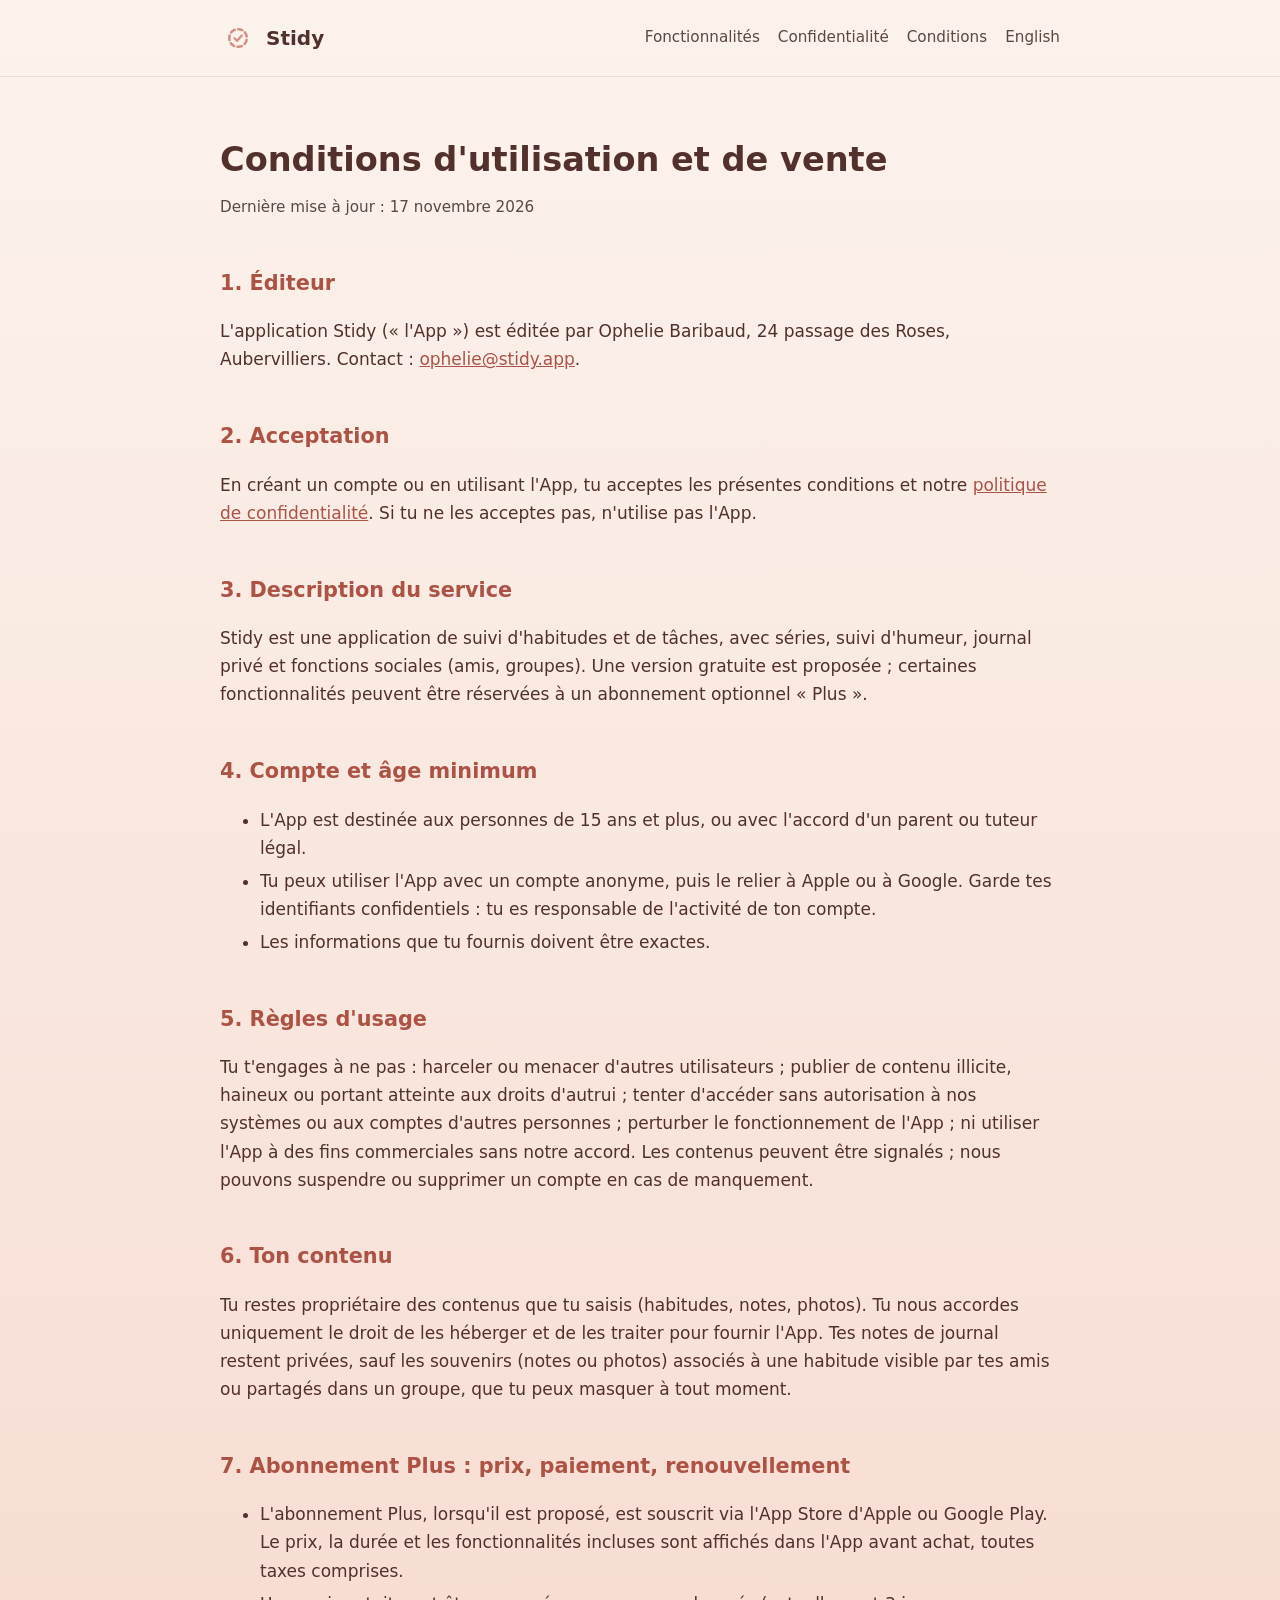
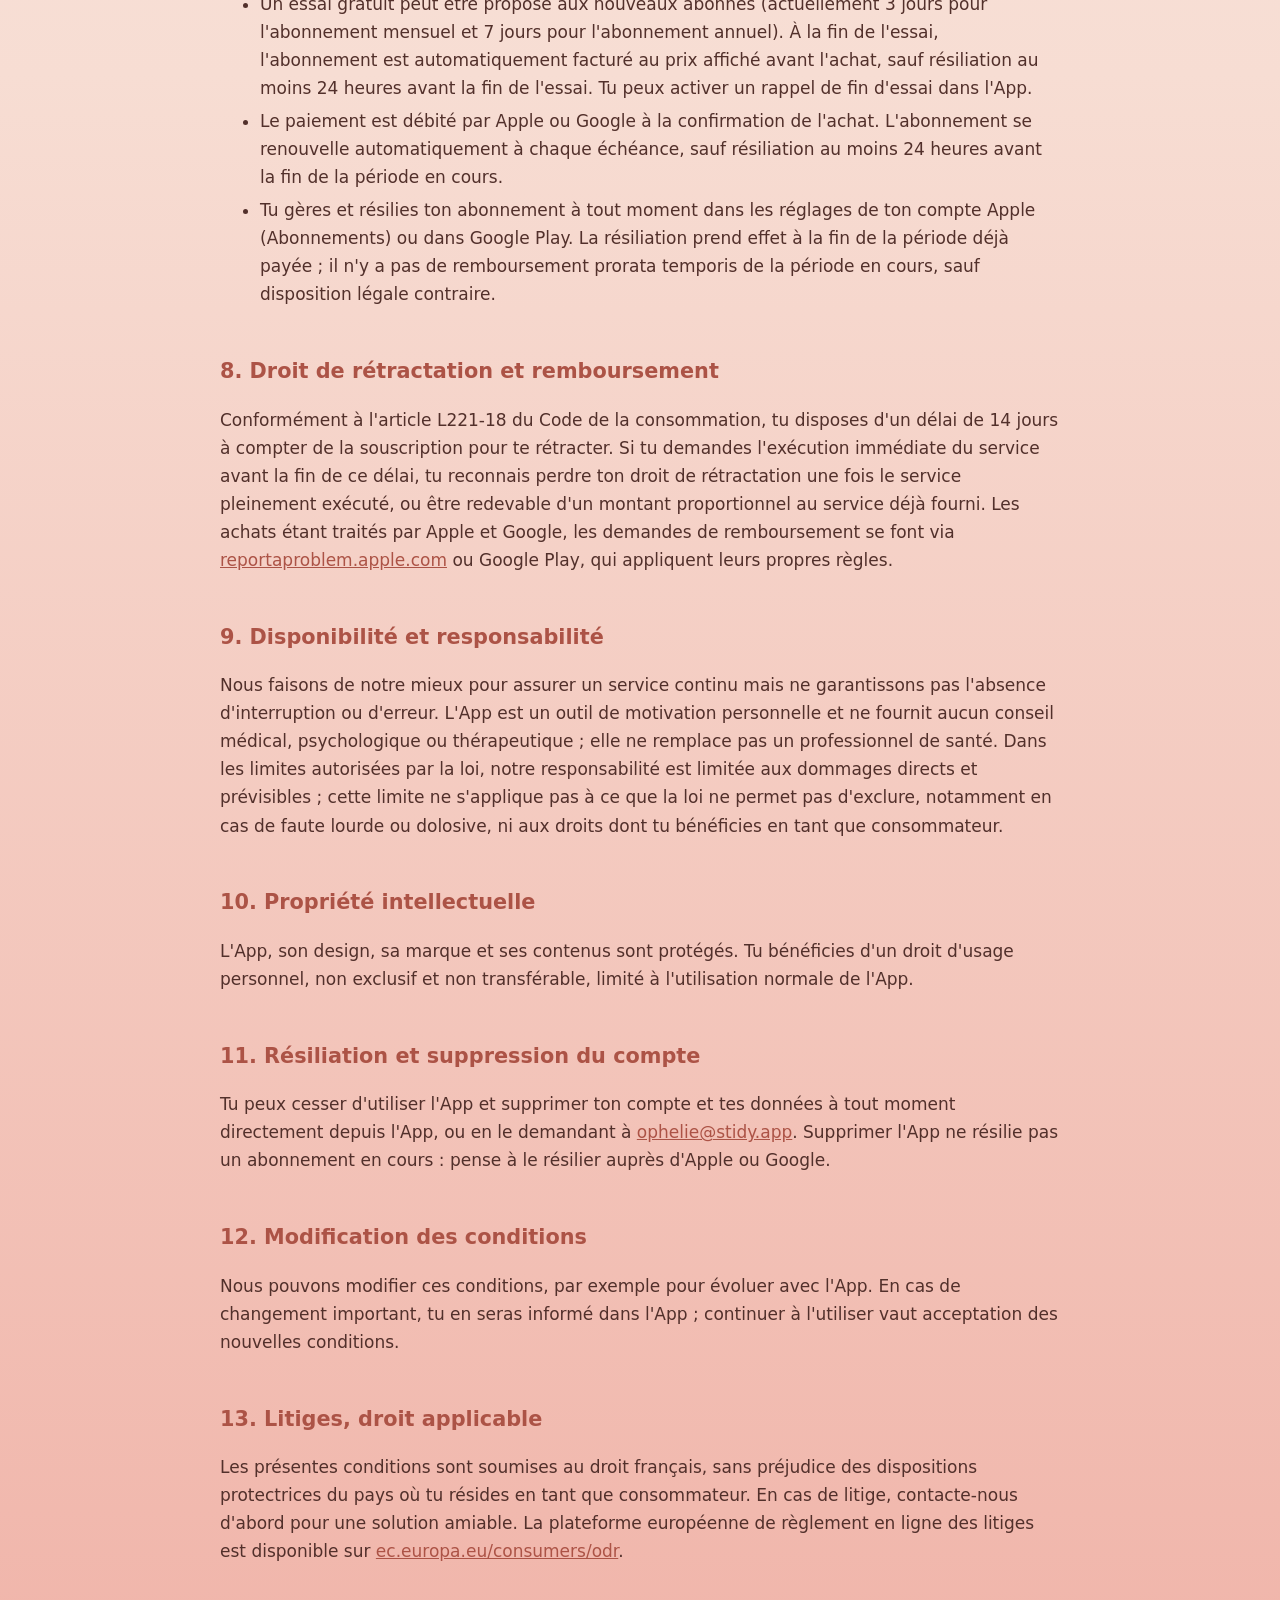
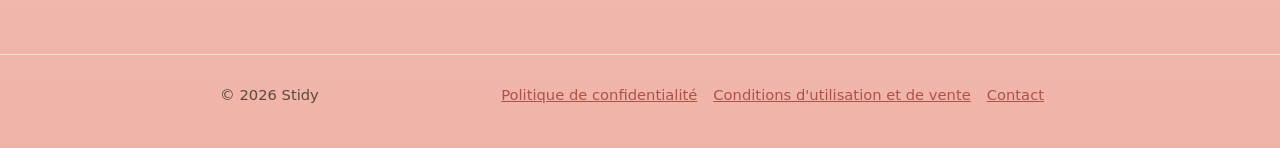
<file: terms.html>
<!doctype html>
<html lang="fr">

<head>
  <meta charset="utf-8">
  <meta name="viewport" content="width=device-width, initial-scale=1">
  <title>Conditions d'utilisation et de vente – Stidy</title>
  <meta name="robots" content="noindex, follow">
  <meta name="description" content="Conditions d'utilisation et de vente de l'application Stidy : compte, abonnement Plus, essai gratuit, résiliation.">
  <link rel="canonical" href="https://stidy.app/terms.html">
  <link rel="alternate" hreflang="fr" href="https://stidy.app/terms.html">
  <link rel="alternate" hreflang="en" href="https://stidy.app/en/terms.html">
  <link rel="alternate" hreflang="x-default" href="https://stidy.app/terms.html">
  <link rel="icon" href="assets/icon.png">
  <link rel="stylesheet" href="style.css">
  <script>document.documentElement.classList.add("js")</script>
</head>

<body>
  <header class="site">
    <div class="wrap">
      <a class="brand" href="./"><img src="assets/icon.png" alt="">Stidy</a>
      <button class="burger" type="button" aria-label="Menu" aria-expanded="false" aria-controls="nav"><span></span><span></span><span></span></button>
      <nav id="nav"><a href="./#features">Fonctionnalités</a><a href="privacy.html">Confidentialité</a><a href="terms.html">Conditions</a><a
          href="en/terms.html">English</a></nav>
    </div>
  </header>
  <main class="wrap doc">
    <h1>Conditions d'utilisation et de vente</h1>
    <p class="meta">Dernière mise à jour : 17 novembre 2026</p>

    <h2>1. Éditeur</h2>
    <p>L'application Stidy (« l'App ») est éditée par Ophelie Baribaud, 24 passage des Roses, Aubervilliers. Contact :
      <a href="mailto:ophelie@stidy.app">ophelie@stidy.app</a>.
    </p>

    <h2>2. Acceptation</h2>
    <p>En créant un compte ou en utilisant l'App, tu acceptes les présentes conditions et notre <a
        href="privacy.html">politique de confidentialité</a>. Si tu ne les acceptes pas, n'utilise pas l'App.</p>

    <h2>3. Description du service</h2>
    <p>Stidy est une application de suivi d'habitudes et de tâches, avec séries, suivi d'humeur, journal privé et
      fonctions sociales (amis, groupes). Une version gratuite est proposée ; certaines fonctionnalités peuvent être
      réservées à un abonnement optionnel « Plus ».</p>

    <h2>4. Compte et âge minimum</h2>
    <ul>
      <li>L'App est destinée aux personnes de 15 ans et plus, ou avec l'accord d'un parent ou tuteur légal.</li>
      <li>Tu peux utiliser l'App avec un compte anonyme, puis le relier à Apple ou à Google. Garde tes
        identifiants confidentiels : tu es responsable de l'activité de ton compte.</li>
      <li>Les informations que tu fournis doivent être exactes.</li>
    </ul>

    <h2>5. Règles d'usage</h2>
    <p>Tu t'engages à ne pas : harceler ou menacer d'autres utilisateurs ; publier de contenu illicite, haineux ou
      portant atteinte aux droits d'autrui ; tenter d'accéder sans autorisation à nos systèmes ou aux comptes d'autres
      personnes ; perturber le fonctionnement de l'App ; ni utiliser l'App à des fins commerciales sans notre accord.
      Les contenus peuvent être signalés ; nous pouvons suspendre ou supprimer un compte en cas de manquement.</p>

    <h2>6. Ton contenu</h2>
    <p>Tu restes propriétaire des contenus que tu saisis (habitudes, notes, photos). Tu nous accordes uniquement le
      droit de les héberger et de les traiter pour fournir l'App. Tes notes de journal restent privées, sauf les souvenirs (notes ou photos) associés à une habitude visible par tes amis ou partagés dans un groupe, que tu peux masquer à tout moment.</p>

    <h2>7. Abonnement Plus : prix, paiement, renouvellement</h2>
    <ul>
      <li>L'abonnement Plus, lorsqu'il est proposé, est souscrit via l'App Store d'Apple ou Google Play. Le prix, la
        durée et les fonctionnalités incluses sont affichés dans l'App avant achat, toutes taxes comprises.</li>
      <li>Un essai gratuit peut être proposé aux nouveaux abonnés (actuellement 3 jours pour l'abonnement mensuel et 7 jours
        pour l'abonnement annuel). À la fin de l'essai, l'abonnement est automatiquement facturé au prix affiché avant
        l'achat, sauf résiliation au moins 24 heures avant la fin de l'essai. Tu peux activer un rappel de fin d'essai
        dans l'App.</li>
      <li>Le paiement est débité par Apple ou Google à la confirmation de l'achat. L'abonnement se renouvelle
        automatiquement à chaque échéance, sauf résiliation au moins 24 heures avant la fin de la période en cours.</li>
      <li>Tu gères et résilies ton abonnement à tout moment dans les réglages de ton compte Apple (Abonnements) ou dans
        Google Play. La résiliation prend effet à la fin de la période déjà payée ; il n'y a pas de remboursement
        prorata temporis de la période en cours, sauf disposition légale contraire.</li>
    </ul>

    <h2>8. Droit de rétractation et remboursement</h2>
    <p>Conformément à l'article L221-18 du Code de la consommation, tu disposes d'un délai de 14 jours à compter de la
      souscription pour te rétracter. Si tu demandes l'exécution immédiate du service avant la fin de ce délai, tu
      reconnais perdre ton droit de rétractation une fois le service pleinement exécuté, ou être redevable d'un montant
      proportionnel au service déjà fourni. Les achats étant traités par Apple et Google, les demandes de remboursement
      se font via <a href="https://reportaproblem.apple.com">reportaproblem.apple.com</a> ou Google Play, qui appliquent
      leurs propres règles.</p>

    <h2>9. Disponibilité et responsabilité</h2>
    <p>Nous faisons de notre mieux pour assurer un service continu mais ne garantissons pas l'absence d'interruption ou
      d'erreur. L'App est un outil de motivation personnelle et ne fournit aucun conseil médical, psychologique ou
      thérapeutique ; elle ne remplace pas un professionnel de santé. Dans les limites autorisées par la loi, notre
      responsabilité est limitée aux dommages directs et prévisibles ; cette limite ne s'applique pas à ce que la loi ne
      permet pas d'exclure, notamment en cas de faute lourde ou dolosive, ni aux droits dont tu bénéficies en tant que
      consommateur.</p>

    <h2>10. Propriété intellectuelle</h2>
    <p>L'App, son design, sa marque et ses contenus sont protégés. Tu bénéficies d'un droit d'usage personnel, non
      exclusif et non transférable, limité à l'utilisation normale de l'App.</p>

    <h2>11. Résiliation et suppression du compte</h2>
    <p>Tu peux cesser d'utiliser l'App et supprimer ton compte et tes données à tout moment directement depuis l'App, ou en le demandant à <a
        href="mailto:ophelie@stidy.app">ophelie@stidy.app</a>. Supprimer l'App ne résilie pas un abonnement en cours :
      pense à le résilier auprès d'Apple ou Google.</p>

    <h2>12. Modification des conditions</h2>
    <p>Nous pouvons modifier ces conditions, par exemple pour évoluer avec l'App. En cas de changement important, tu en
      seras informé dans l'App ; continuer à l'utiliser vaut acceptation des nouvelles conditions.</p>

    <h2>13. Litiges, droit applicable</h2>
    <p>Les présentes conditions sont soumises au droit français, sans préjudice des dispositions protectrices du pays où
      tu résides en tant que consommateur. En cas de litige, contacte-nous d'abord pour une solution amiable. La plateforme
      européenne de règlement en ligne des litiges est disponible sur <a
        href="https://ec.europa.eu/consumers/odr">ec.europa.eu/consumers/odr</a>.</p>
  </main>
  <footer class="site">
    <div class="wrap">
      <span>© 2026 Stidy</span>
      <span><a href="privacy.html">Politique de confidentialité</a><a href="terms.html">Conditions d'utilisation et de
          vente</a><a href="mailto:ophelie@stidy.app">Contact</a></span>
    </div>
  </footer>
  <script>
    (function () {
      var b = document.querySelector(".burger"), n = document.getElementById("nav");
      if (!b || !n) return;
      function set(open) { n.classList.toggle("open", open); b.setAttribute("aria-expanded", open); }
      b.addEventListener("click", function () { set(!n.classList.contains("open")); });
      n.addEventListener("click", function (e) { if (e.target.tagName === "A") set(false); });
      document.addEventListener("keydown", function (e) { if (e.key === "Escape") set(false); });
    })();
  </script>
</body>

</html>
</file>
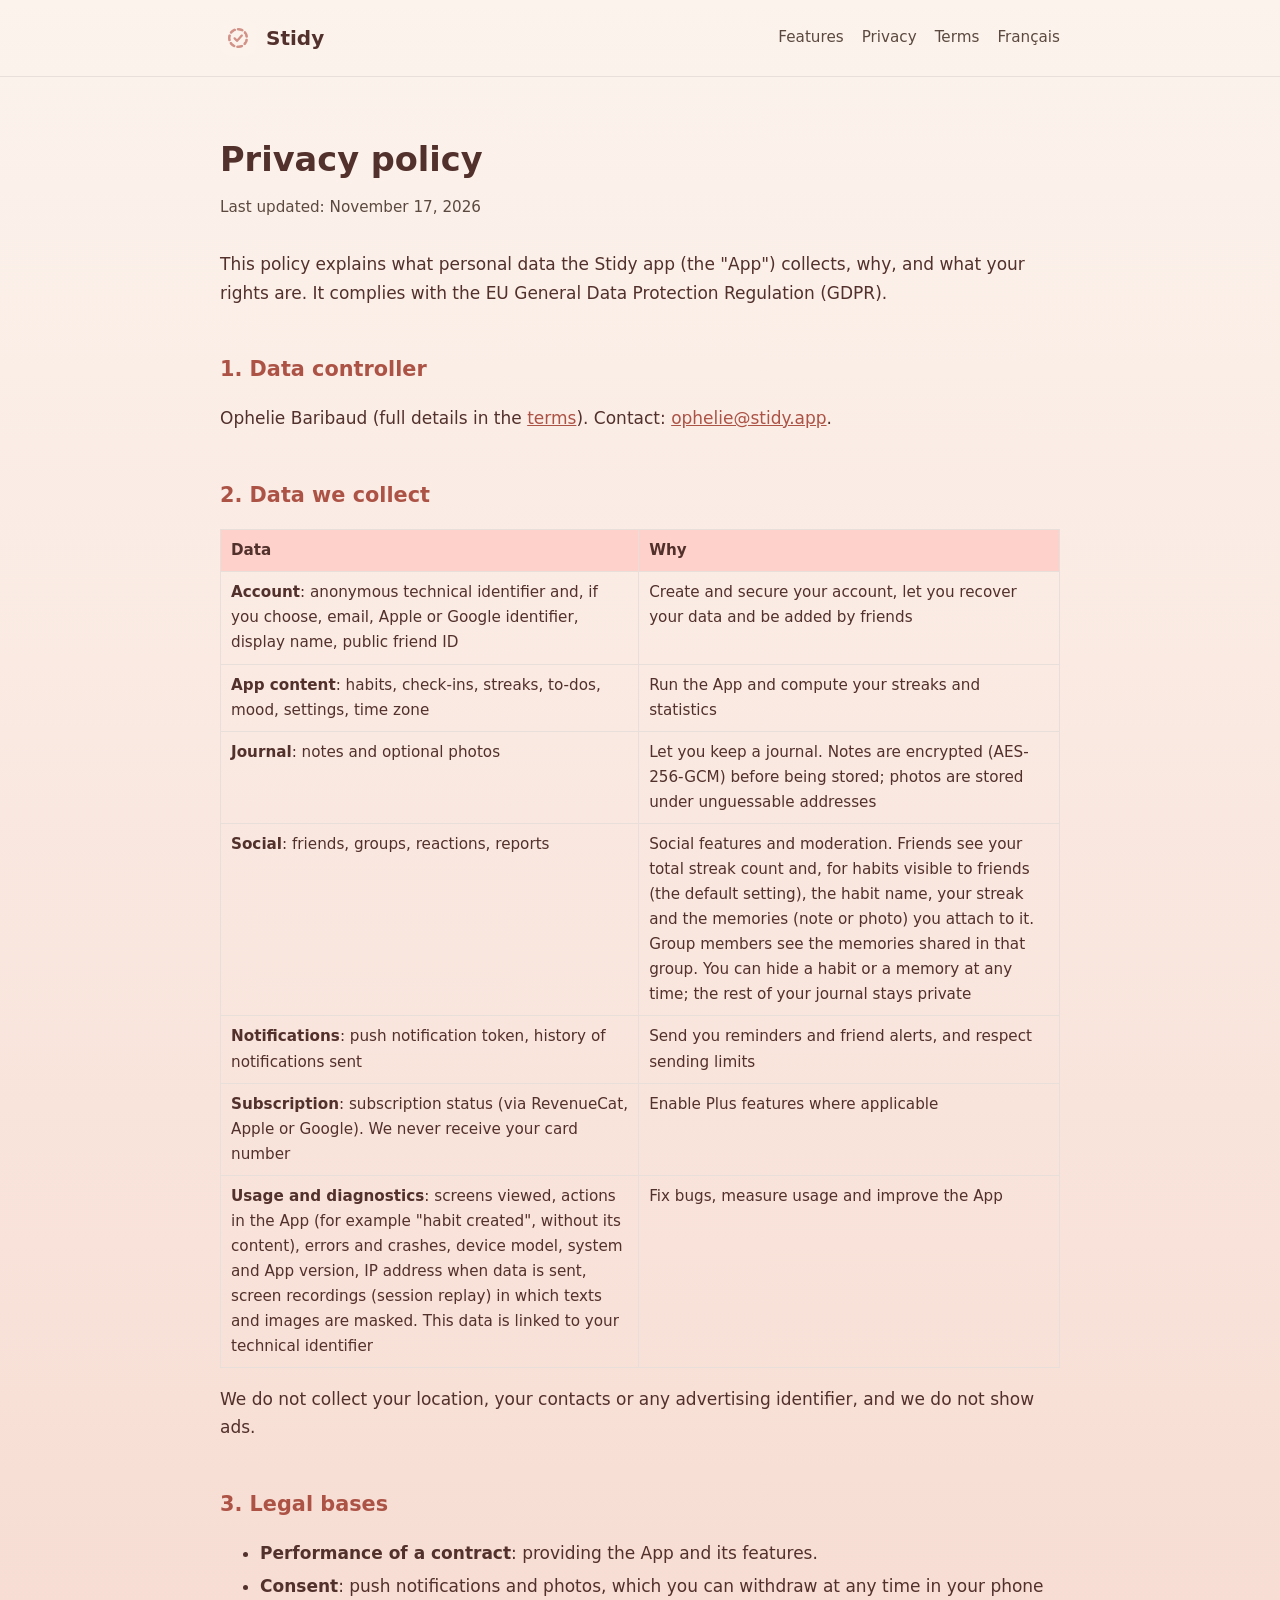
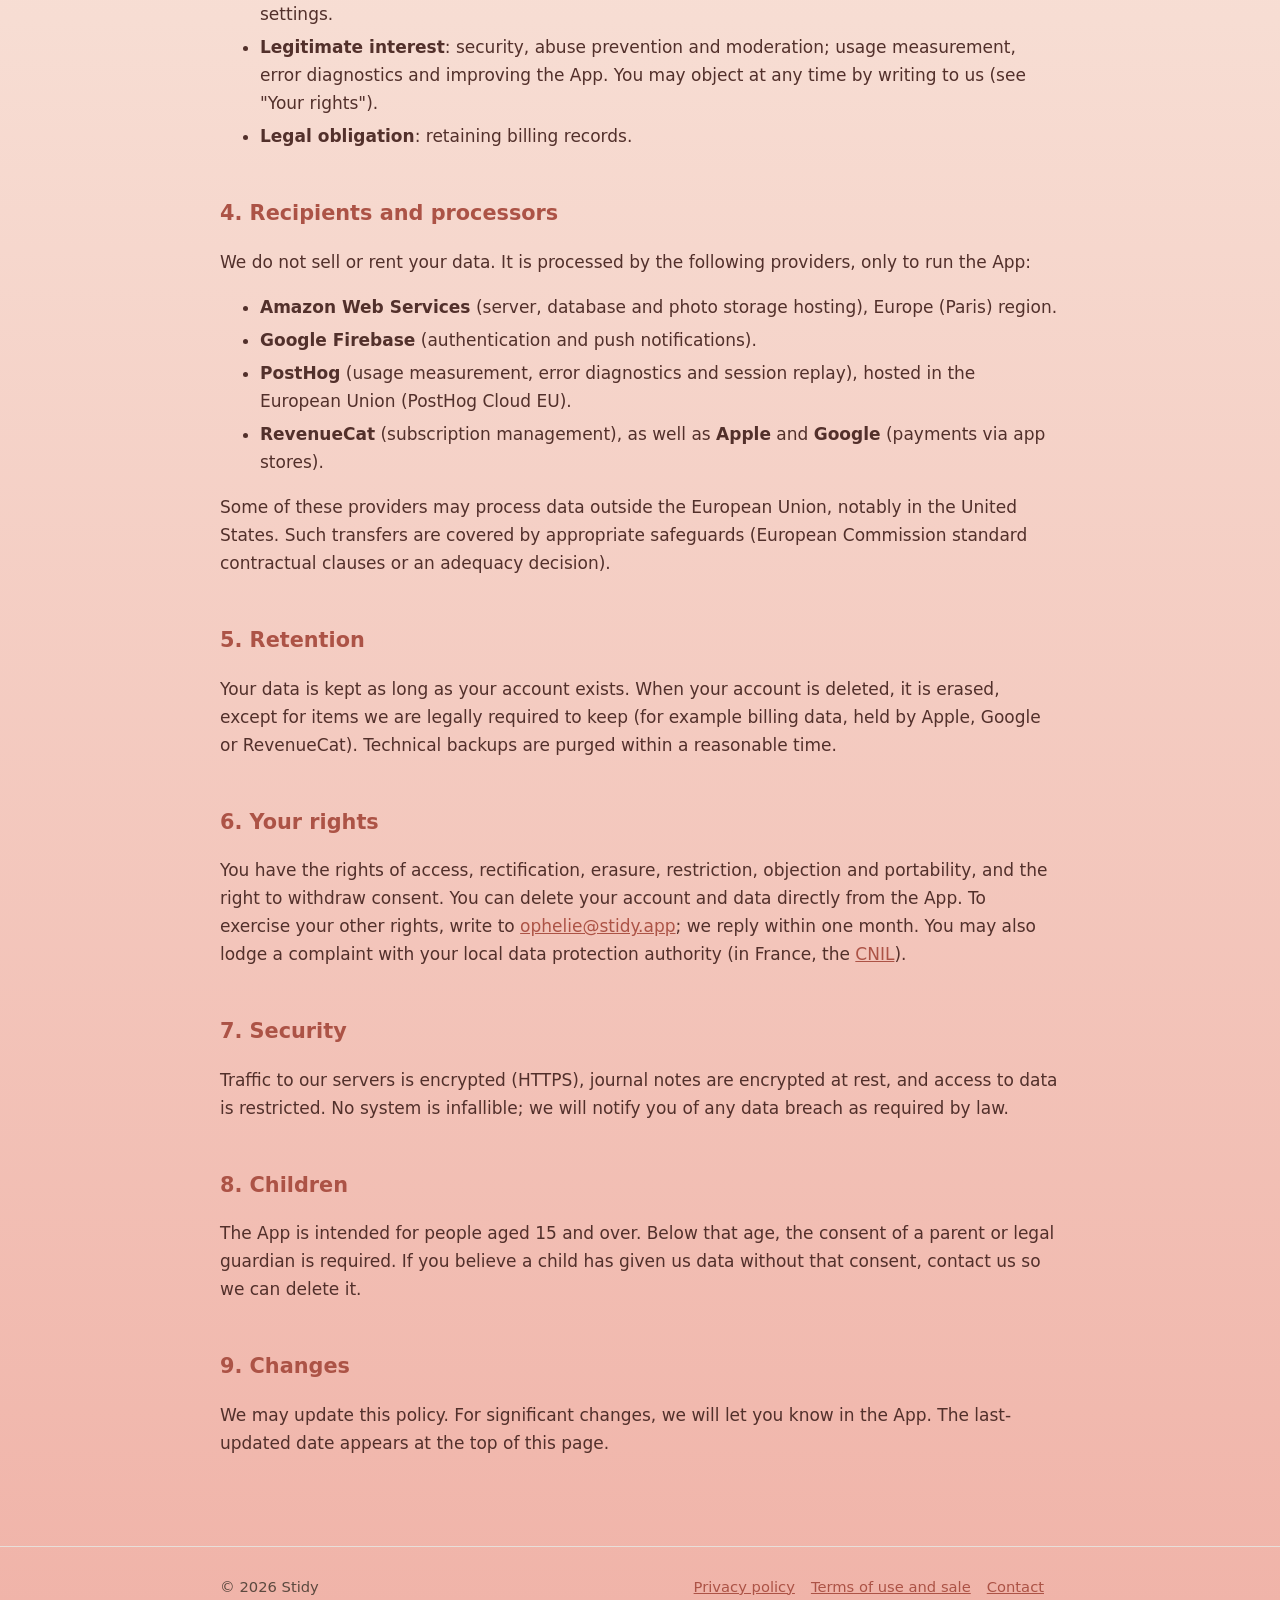
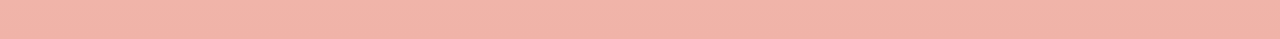
<file: en/privacy.html>
<!doctype html>
<html lang="en">

<head>
  <meta charset="utf-8">
  <meta name="viewport" content="width=device-width, initial-scale=1">
  <title>Privacy policy – Stidy</title>
  <meta name="robots" content="noindex, follow">
  <meta name="description" content="Privacy policy of the Stidy app: data collected, purposes, processors and your GDPR rights.">
  <link rel="canonical" href="https://stidy.app/en/privacy.html">
  <link rel="alternate" hreflang="fr" href="https://stidy.app/privacy.html">
  <link rel="alternate" hreflang="en" href="https://stidy.app/en/privacy.html">
  <link rel="alternate" hreflang="x-default" href="https://stidy.app/privacy.html">
  <link rel="icon" href="../assets/icon.png">
  <link rel="stylesheet" href="../style.css">
  <script>document.documentElement.classList.add("js")</script>
</head>

<body>
  <header class="site">
    <div class="wrap">
      <a class="brand" href="./"><img src="../assets/icon.png" alt="">Stidy</a>
      <button class="burger" type="button" aria-label="Menu" aria-expanded="false" aria-controls="nav"><span></span><span></span><span></span></button>
      <nav id="nav"><a href="./#features">Features</a><a href="privacy.html">Privacy</a><a href="terms.html">Terms</a><a href="../privacy.html">Français</a></nav>
    </div>
  </header>
  <main class="wrap doc">
    <h1>Privacy policy</h1>
    <p class="meta">Last updated: November 17, 2026</p>

    <p>This policy explains what personal data the Stidy app (the "App") collects, why, and what your rights are. It
      complies with the EU General Data Protection Regulation (GDPR).</p>

    <h2>1. Data controller</h2>
    <p>Ophelie Baribaud (full details in the <a href="terms.html">terms</a>). Contact: <a
        href="mailto:ophelie@stidy.app">ophelie@stidy.app</a>.</p>

    <h2>2. Data we collect</h2>
    <table>
      <tr>
        <th>Data</th>
        <th>Why</th>
      </tr>
      <tr>
        <td><b>Account</b>: anonymous technical identifier and, if you choose, email, Apple or Google identifier,
          display name, public friend ID</td>
        <td>Create and secure your account, let you recover your data and be added by friends</td>
      </tr>
      <tr>
        <td><b>App content</b>: habits, check-ins, streaks, to-dos, mood, settings, time zone</td>
        <td>Run the App and compute your streaks and statistics</td>
      </tr>
      <tr>
        <td><b>Journal</b>: notes and optional photos</td>
        <td>Let you keep a journal. Notes are encrypted (AES-256-GCM) before being stored; photos are stored under unguessable addresses</td>
      </tr>
      <tr>
        <td><b>Social</b>: friends, groups, reactions, reports</td>
        <td>Social features and moderation. Friends see your total streak count and, for habits visible to friends (the
          default setting), the habit name, your streak and the memories (note or photo) you attach to it. Group members
          see the memories shared in that group. You can hide a habit or a memory at any time; the rest of your journal
          stays private</td>
      </tr>
      <tr>
        <td><b>Notifications</b>: push notification token, history of notifications sent</td>
        <td>Send you reminders and friend alerts, and respect sending limits</td>
      </tr>
      <tr>
        <td><b>Subscription</b>: subscription status (via RevenueCat, Apple or Google). We never receive your card
          number</td>
        <td>Enable Plus features where applicable</td>
      </tr>
      <tr>
        <td><b>Usage and diagnostics</b>: screens viewed, actions in the App (for example "habit created", without its
          content), errors and crashes, device model, system and App version, IP address when data is sent, screen
          recordings (session replay) in which texts and images are masked. This data is linked to your technical
          identifier</td>
        <td>Fix bugs, measure usage and improve the App</td>
      </tr>
    </table>
    <p>We do not collect your location, your contacts or any advertising identifier, and we do not show ads.</p>

    <h2>3. Legal bases</h2>
    <ul>
      <li><b>Performance of a contract</b>: providing the App and its features.</li>
      <li><b>Consent</b>: push notifications and photos, which you can withdraw at any time in your phone settings.</li>
      <li><b>Legitimate interest</b>: security, abuse prevention and moderation; usage measurement, error diagnostics and
        improving the App. You may object at any time by writing to us (see "Your rights").</li>
      <li><b>Legal obligation</b>: retaining billing records.</li>
    </ul>

    <h2>4. Recipients and processors</h2>
    <p>We do not sell or rent your data. It is processed by the following providers, only to run the App:</p>
    <ul>
      <li><b>Amazon Web Services</b> (server, database and photo storage hosting), Europe (Paris) region.</li>
      <li><b>Google Firebase</b> (authentication and push notifications).</li>
      <li><b>PostHog</b> (usage measurement, error diagnostics and session replay), hosted in the European Union
        (PostHog Cloud EU).</li>
      <li><b>RevenueCat</b> (subscription management), as well as <b>Apple</b> and <b>Google</b> (payments via app
        stores).</li>
    </ul>
    <p>Some of these providers may process data outside the European Union, notably in the United States. Such transfers
      are covered by appropriate safeguards (European Commission standard contractual clauses or an adequacy decision).
    </p>

    <h2>5. Retention</h2>
    <p>Your data is kept as long as your account exists. When your account is deleted, it is erased, except for items we
      are legally required to keep (for example billing data, held by Apple, Google or RevenueCat). Technical backups
      are purged within a reasonable time.</p>

    <h2>6. Your rights</h2>
    <p>You have the rights of access, rectification, erasure, restriction, objection and portability, and the right to
      withdraw consent. You can delete your account and data directly from the App. To exercise your other rights, write to <a href="mailto:ophelie@stidy.app">ophelie@stidy.app</a>; we reply
      within one month. You may also lodge a complaint with your local data protection authority (in France, the <a
        href="https://www.cnil.fr">CNIL</a>).</p>

    <h2>7. Security</h2>
    <p>Traffic to our servers is encrypted (HTTPS), journal notes are encrypted at rest, and access to data is
      restricted. No system is infallible; we will notify you of any data breach as required by law.</p>

    <h2>8. Children</h2>
    <p>The App is intended for people aged 15 and over. Below that age, the consent of a parent or legal guardian is
      required. If you believe a child has given us data without that consent, contact us so we can delete it.</p>

    <h2>9. Changes</h2>
    <p>We may update this policy. For significant changes, we will let you know in the App. The last-updated date
      appears at the top of this page.</p>
  </main>
  <footer class="site">
    <div class="wrap">
      <span>© 2026 Stidy</span>
      <span><a href="privacy.html">Privacy policy</a><a href="terms.html">Terms of use and sale</a><a
          href="mailto:ophelie@stidy.app">Contact</a></span>
    </div>
  </footer>
  <script>
    (function () {
      var b = document.querySelector(".burger"), n = document.getElementById("nav");
      if (!b || !n) return;
      function set(open) { n.classList.toggle("open", open); b.setAttribute("aria-expanded", open); }
      b.addEventListener("click", function () { set(!n.classList.contains("open")); });
      n.addEventListener("click", function (e) { if (e.target.tagName === "A") set(false); });
      document.addEventListener("keydown", function (e) { if (e.key === "Escape") set(false); });
    })();
  </script>
</body>

</html>
</file>
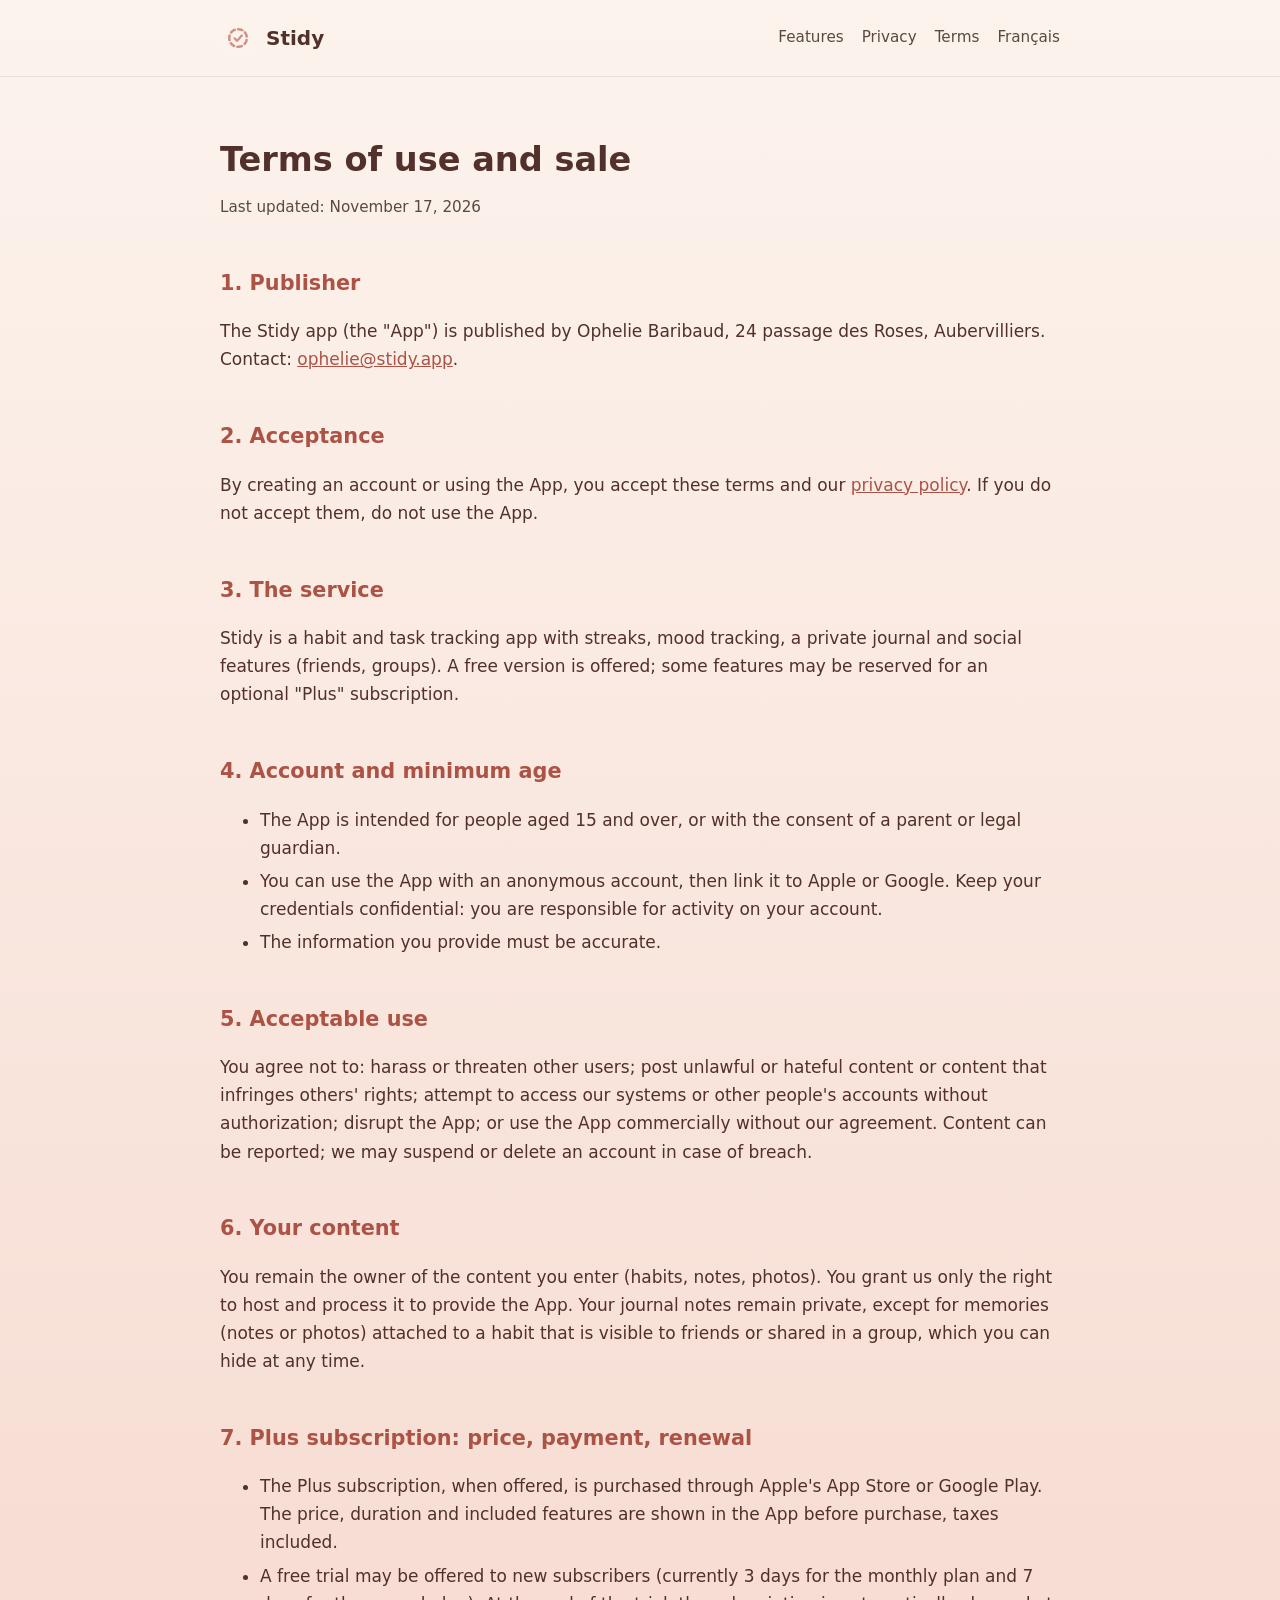
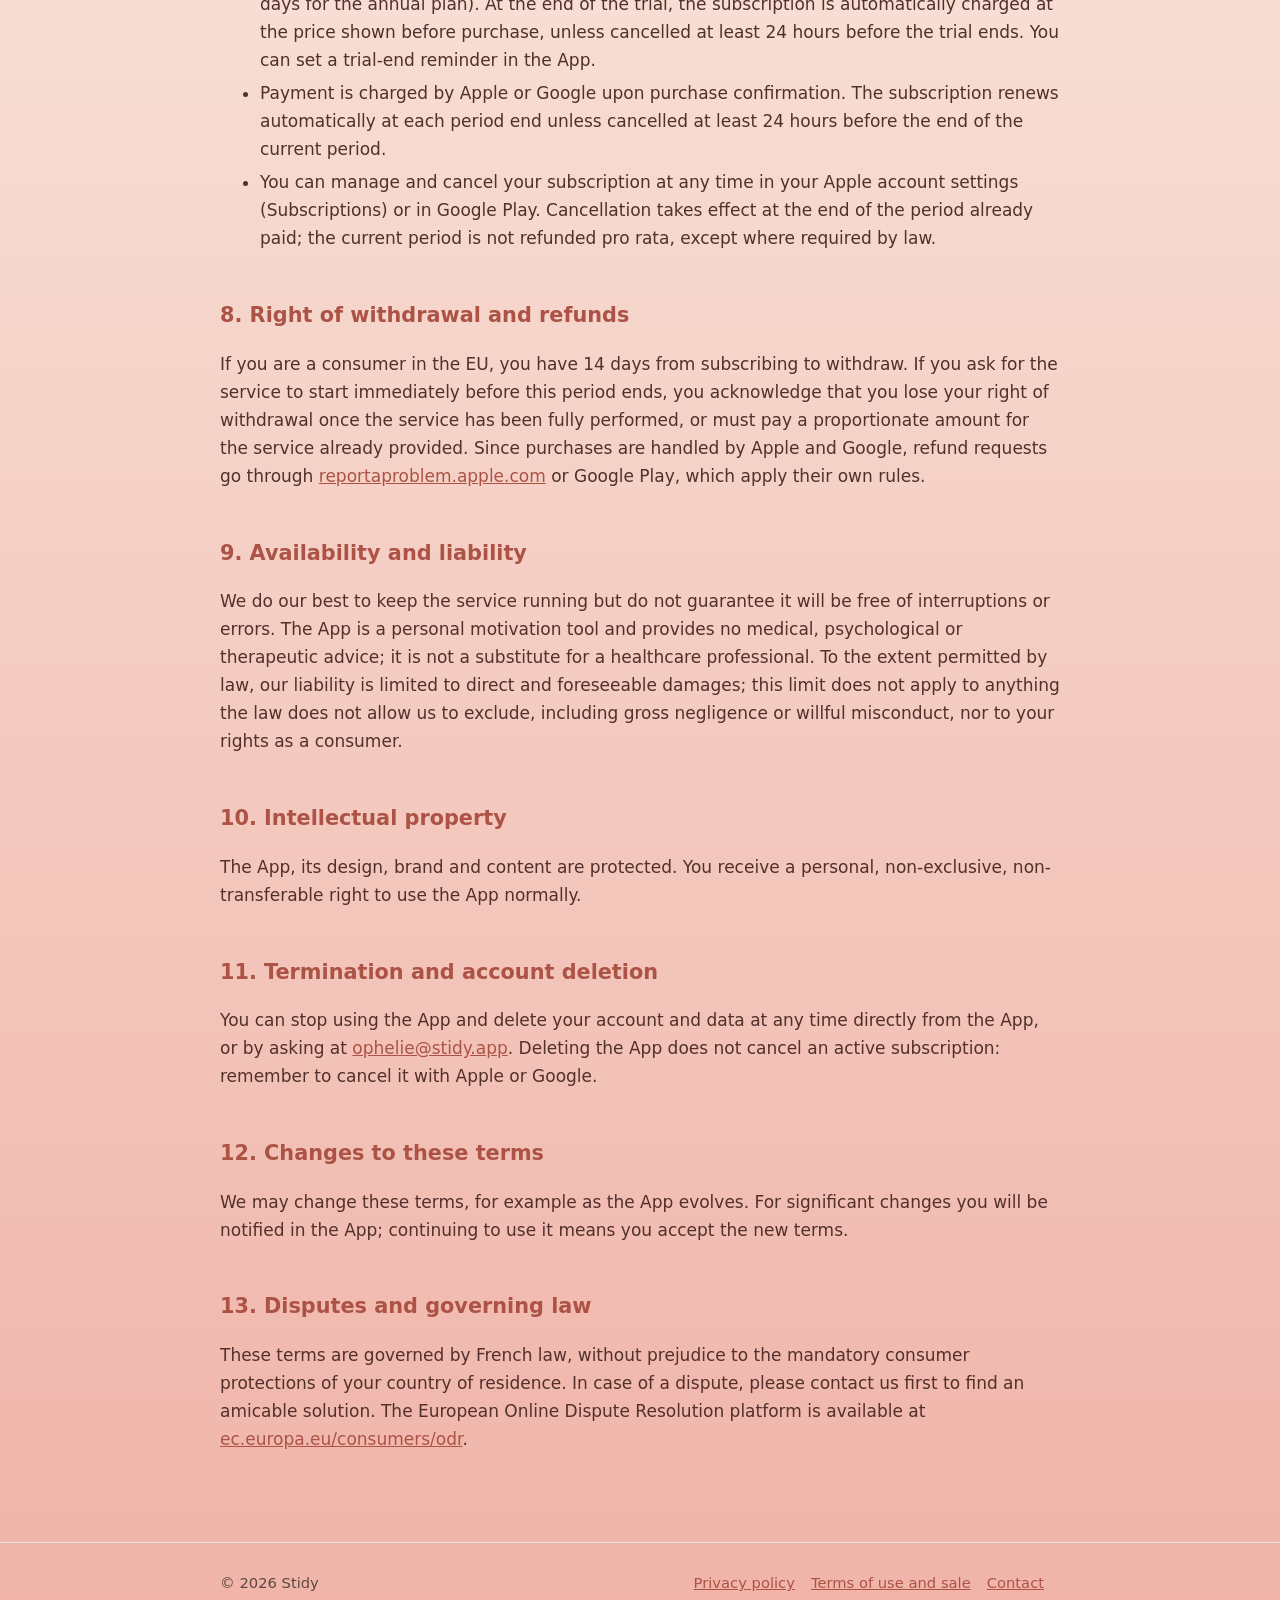
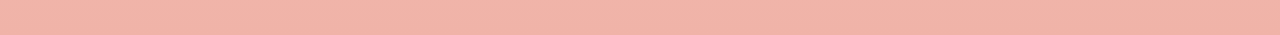
<file: en/terms.html>
<!doctype html>
<html lang="en">

<head>
  <meta charset="utf-8">
  <meta name="viewport" content="width=device-width, initial-scale=1">
  <title>Terms of use and sale – Stidy</title>
  <meta name="robots" content="noindex, follow">
  <meta name="description" content="Terms of use and sale of the Stidy app: account, Plus subscription, free trial, cancellation.">
  <link rel="canonical" href="https://stidy.app/en/terms.html">
  <link rel="alternate" hreflang="fr" href="https://stidy.app/terms.html">
  <link rel="alternate" hreflang="en" href="https://stidy.app/en/terms.html">
  <link rel="alternate" hreflang="x-default" href="https://stidy.app/terms.html">
  <link rel="icon" href="../assets/icon.png">
  <link rel="stylesheet" href="../style.css">
  <script>document.documentElement.classList.add("js")</script>
</head>

<body>
  <header class="site">
    <div class="wrap">
      <a class="brand" href="./"><img src="../assets/icon.png" alt="">Stidy</a>
      <button class="burger" type="button" aria-label="Menu" aria-expanded="false" aria-controls="nav"><span></span><span></span><span></span></button>
      <nav id="nav"><a href="./#features">Features</a><a href="privacy.html">Privacy</a><a href="terms.html">Terms</a><a href="../terms.html">Français</a></nav>
    </div>
  </header>
  <main class="wrap doc">
    <h1>Terms of use and sale</h1>
    <p class="meta">Last updated: November 17, 2026</p>

    <h2>1. Publisher</h2>
    <p>The Stidy app (the "App") is published by Ophelie Baribaud, 24 passage des Roses, Aubervilliers. Contact: <a
        href="mailto:ophelie@stidy.app">ophelie@stidy.app</a>.</p>

    <h2>2. Acceptance</h2>
    <p>By creating an account or using the App, you accept these terms and our <a href="privacy.html">privacy
        policy</a>. If you do not accept them, do not use the App.</p>

    <h2>3. The service</h2>
    <p>Stidy is a habit and task tracking app with streaks, mood tracking, a private journal and social features
      (friends, groups). A free version is offered; some features may be reserved for an optional "Plus" subscription.
    </p>

    <h2>4. Account and minimum age</h2>
    <ul>
      <li>The App is intended for people aged 15 and over, or with the consent of a parent or legal guardian.</li>
      <li>You can use the App with an anonymous account, then link it to Apple or Google. Keep your
        credentials confidential: you are responsible for activity on your account.</li>
      <li>The information you provide must be accurate.</li>
    </ul>

    <h2>5. Acceptable use</h2>
    <p>You agree not to: harass or threaten other users; post unlawful or hateful content or content that infringes
      others' rights; attempt to access our systems or other people's accounts without authorization; disrupt the App;
      or use the App commercially without our agreement. Content can be reported; we may suspend or delete an account in
      case of breach.</p>

    <h2>6. Your content</h2>
    <p>You remain the owner of the content you enter (habits, notes, photos). You grant us only the right to host and
      process it to provide the App. Your journal notes remain private, except for memories (notes or photos) attached to a habit that is visible to friends or shared in a group, which you can hide at any time.</p>

    <h2>7. Plus subscription: price, payment, renewal</h2>
    <ul>
      <li>The Plus subscription, when offered, is purchased through Apple's App Store or Google Play. The price,
        duration and included features are shown in the App before purchase, taxes included.</li>
      <li>A free trial may be offered to new subscribers (currently 3 days for the monthly plan and 7 days for the annual
        plan). At the end of the trial, the subscription is automatically charged at the price shown before purchase,
        unless cancelled at least 24 hours before the trial ends. You can set a trial-end reminder in the App.</li>
      <li>Payment is charged by Apple or Google upon purchase confirmation. The subscription renews automatically at
        each period end unless cancelled at least 24 hours before the end of the current period.</li>
      <li>You can manage and cancel your subscription at any time in your Apple account settings (Subscriptions) or in
        Google Play. Cancellation takes effect at the end of the period already paid; the current period is not refunded
        pro rata, except where required by law.</li>
    </ul>

    <h2>8. Right of withdrawal and refunds</h2>
    <p>If you are a consumer in the EU, you have 14 days from subscribing to withdraw. If you ask for the service to
      start immediately before this period ends, you acknowledge that you lose your right of withdrawal once the service
      has been fully performed, or must pay a proportionate amount for the service already provided. Since purchases are
      handled by Apple and Google, refund requests go through <a
        href="https://reportaproblem.apple.com">reportaproblem.apple.com</a> or Google Play, which apply their own
      rules.</p>

    <h2>9. Availability and liability</h2>
    <p>We do our best to keep the service running but do not guarantee it will be free of interruptions or errors. The
      App is a personal motivation tool and provides no medical, psychological or therapeutic advice; it is not a
      substitute for a healthcare professional. To the extent permitted by law, our liability is limited to direct and
      foreseeable damages; this limit does not apply to anything the law does not allow us to exclude, including gross
      negligence or willful misconduct, nor to your rights as a consumer.</p>

    <h2>10. Intellectual property</h2>
    <p>The App, its design, brand and content are protected. You receive a personal, non-exclusive, non-transferable
      right to use the App normally.</p>

    <h2>11. Termination and account deletion</h2>
    <p>You can stop using the App and delete your account and data at any time directly from the App, or by asking at <a
        href="mailto:ophelie@stidy.app">ophelie@stidy.app</a>. Deleting the App does not cancel an active subscription:
      remember to cancel it with Apple or Google.</p>

    <h2>12. Changes to these terms</h2>
    <p>We may change these terms, for example as the App evolves. For significant changes you will be notified in the
      App; continuing to use it means you accept the new terms.</p>

    <h2>13. Disputes and governing law</h2>
    <p>These terms are governed by French law, without prejudice to the mandatory consumer protections of your country
      of residence. In case of a dispute, please contact us first to find an amicable solution. The European
      Online Dispute Resolution platform is available at <a
        href="https://ec.europa.eu/consumers/odr">ec.europa.eu/consumers/odr</a>.</p>
  </main>
  <footer class="site">
    <div class="wrap">
      <span>© 2026 Stidy</span>
      <span><a href="privacy.html">Privacy policy</a><a href="terms.html">Terms of use and sale</a><a
          href="mailto:ophelie@stidy.app">Contact</a></span>
    </div>
  </footer>
  <script>
    (function () {
      var b = document.querySelector(".burger"), n = document.getElementById("nav");
      if (!b || !n) return;
      function set(open) { n.classList.toggle("open", open); b.setAttribute("aria-expanded", open); }
      b.addEventListener("click", function () { set(!n.classList.contains("open")); });
      n.addEventListener("click", function (e) { if (e.target.tagName === "A") set(false); });
      document.addEventListener("keydown", function (e) { if (e.key === "Escape") set(false); });
    })();
  </script>
</body>

</html>
</file>
<file: style.css>
:root {
  --bg: #fcf3ed;
  --card: #fffbf8;
  --border: #e8dfda;
  --accent: #d29287;
  --accent-soft: #fed2cb;
  --ink: #52302b;
  --ink-strong: #ac5346;
  --ink-soft: #5b493f;
  --bg-top: #fcf3ed;
  --bg-mid: #f7ddd3;
  --bg-bottom: #f0b3a8;
}
@media (prefers-color-scheme: dark) {
  :root {
    --bg: #1f1513;
    --card: #2a1d1a;
    --border: #44322e;
    --accent: #d29287;
    --accent-soft: #4a2c27;
    --ink: #f6e6e1;
    --ink-strong: #f0b3a8;
    --ink-soft: #d7c3bc;
    --bg-top: #1f1513;
    --bg-mid: #2f1d1a;
    --bg-bottom: #4f2b25;
  }
}
* { box-sizing: border-box; }
html { scroll-behavior: smooth; }
html { min-height: 100%; background: var(--bg-bottom); }
body {
  margin: 0;
  min-height: 100vh;
  background: linear-gradient(180deg, var(--bg-top) 0%, var(--bg-mid) 50%, var(--bg-bottom) 100%);
  color: var(--ink);
  font: 17px/1.65 system-ui, -apple-system, "Segoe UI", Roboto, sans-serif;
}
a { color: var(--ink-strong); }
.wrap { max-width: 880px; margin: 0 auto; padding: 0 20px; }
header.site { padding: 20px 0; border-bottom: 1px solid var(--border); }
header.site .wrap { display: flex; align-items: center; justify-content: space-between; gap: 16px; flex-wrap: wrap; }
.brand { display: flex; align-items: center; gap: 10px; font-weight: 700; font-size: 1.25rem; color: var(--ink); text-decoration: none; }
.brand img { width: 36px; height: 36px; border-radius: 9px; }
nav { display: flex; flex-wrap: wrap; gap: 4px 18px; }
nav a { margin-left: 0; text-decoration: none; color: var(--ink-soft); font-size: .95rem; }
nav a:hover { color: var(--ink-strong); }
.hero { text-align: center; padding: 72px 0 56px; }
.hero img { width: 112px; height: 112px; border-radius: 26px; box-shadow: 0 10px 30px rgba(172, 83, 70, .25); }
.hero h1 { font-size: clamp(2rem, 5vw, 3rem); line-height: 1.15; margin: 24px 0 12px; }
.hero p { font-size: 1.15rem; color: var(--ink-soft); max-width: 560px; margin: 0 auto; }
.badge { display: inline-block; margin-top: 28px; padding: 10px 20px; border-radius: 999px; background: var(--accent-soft); color: var(--ink-strong); font-weight: 600; font-size: .95rem; }
.grid { display: grid; grid-template-columns: repeat(auto-fit, minmax(240px, 1fr)); gap: 16px; padding-bottom: 56px; }
.card { background: var(--card); border: 1px solid var(--border); border-radius: 18px; padding: 22px; }
.card h3 { margin: 8px 0 6px; font-size: 1.1rem; }
.card p { margin: 0; color: var(--ink-soft); font-size: .98rem; }
.card .ico { font-size: 1.6rem; }
section.block { padding-bottom: 56px; }
section.block h2 { font-size: 1.6rem; margin-bottom: 8px; }
.doc { padding: 40px 20px 72px; }
.doc h1 { font-size: 2.1rem; line-height: 1.2; margin-bottom: 4px; }
.doc h2 { font-size: 1.3rem; margin-top: 2.2em; color: var(--ink-strong); }
.doc .meta { color: var(--ink-soft); font-size: .95rem; margin-bottom: 2em; }
.doc li { margin: .3em 0; }
.doc table { display: block; overflow-x: auto; border-collapse: collapse; width: 100%; font-size: .95rem; margin: 1em 0; }
.doc th, .doc td { border: 1px solid var(--border); padding: 8px 10px; text-align: left; vertical-align: top; }
.doc th { background: var(--accent-soft); }
footer.site { border-top: 1px solid var(--border); padding: 28px 0 40px; color: var(--ink-soft); font-size: .92rem; }
footer.site .wrap { display: flex; justify-content: space-between; gap: 12px; flex-wrap: wrap; }
footer.site a { margin-right: 16px; }

/* Landing */
.hero2 { display: flex; align-items: center; gap: 48px; padding-top: 64px; padding-bottom: 40px; }
.hero2 .txt { flex: 1; }
.hero2 h1 { font-size: clamp(2.1rem, 5vw, 3.2rem); line-height: 1.12; margin: 0 0 16px; }
.hero2 h1 em, .feature h2 em { font-style: normal; color: var(--ink-strong); }
.hero2 p { font-size: 1.15rem; color: var(--ink-soft); margin: 0; max-width: 480px; }
.feature { display: flex; align-items: center; gap: 56px; padding-top: 56px; padding-bottom: 56px; }
.feature:nth-of-type(odd) { flex-direction: row-reverse; }
.feature .txt { flex: 1; }
.feature h2 { font-size: clamp(1.6rem, 3.5vw, 2.2rem); line-height: 1.15; margin: 0 0 8px; }
.feature .sub { font-weight: 700; font-size: 1.1rem; margin: 0 0 12px; }
.feature p { color: var(--ink-soft); margin: 0 0 10px; }
.phone { flex: 0 0 auto; width: 260px; border: 7px solid #1c1c1e; border-radius: 40px; background: #1c1c1e; overflow: hidden; box-shadow: 0 18px 44px rgba(82, 48, 43, .22); }
.phone img { display: block; width: 100%; height: auto; border-radius: 33px; }
@media (max-width: 720px) {
  .hero2, .feature, .feature:nth-of-type(odd) { flex-direction: column; gap: 32px; padding-top: 40px; padding-bottom: 24px; text-align: center; }
  .hero2 p { margin: 0 auto; }
  .phone { width: min(260px, 72vw); }
}

.faq h3 { font-size: 1.1rem; margin: 1.4em 0 .2em; }
.faq p { margin: 0; color: var(--ink-soft); }

/* Burger menu (mobile) */
.burger { display: none; width: 44px; height: 44px; margin: -8px -10px -8px 0; padding: 0; border: 0; background: none; cursor: pointer; flex-direction: column; justify-content: center; align-items: center; gap: 5px; }
.burger span { display: block; width: 22px; height: 2px; border-radius: 2px; background: var(--ink); transition: transform .2s, opacity .2s; }
.burger[aria-expanded="true"] span:nth-child(1) { transform: translateY(7px) rotate(45deg); }
.burger[aria-expanded="true"] span:nth-child(2) { opacity: 0; }
.burger[aria-expanded="true"] span:nth-child(3) { transform: translateY(-7px) rotate(-45deg); }
@media (max-width: 640px) {
  header.site { padding: 12px 0; }
  header.site .wrap { flex-wrap: wrap; }
  .burger { display: flex; }
  nav { width: 100%; flex-direction: column; gap: 0; padding-top: 8px; }
  nav a { padding: 12px 0; font-size: 1rem; border-top: 1px solid var(--border); }
  .js nav { display: none; }
  .js nav.open { display: flex; }
  .doc h1 { font-size: 1.7rem; }
}

/* Scroll reveal: elements slide in from the left or right */
main { overflow-x: clip; }
.js .reveal-l, .js .reveal-r { opacity: 0; transition: opacity .8s ease, transform .8s cubic-bezier(.2, .7, .2, 1); }
.js .reveal-l { transform: translateX(-70px); }
.js .reveal-r { transform: translateX(70px); }
.js .reveal-l.in, .js .reveal-r.in { opacity: 1; transform: none; }
.js .phone.reveal-l, .js .phone.reveal-r { transition-delay: .12s; }
@media (max-width: 720px) {
  .js .reveal-l { transform: translateX(-40px); }
  .js .reveal-r { transform: translateX(40px); }
}
@media (prefers-reduced-motion: reduce) {
  .js .reveal-l, .js .reveal-r { opacity: 1; transform: none; transition: none; }
}
</file>
